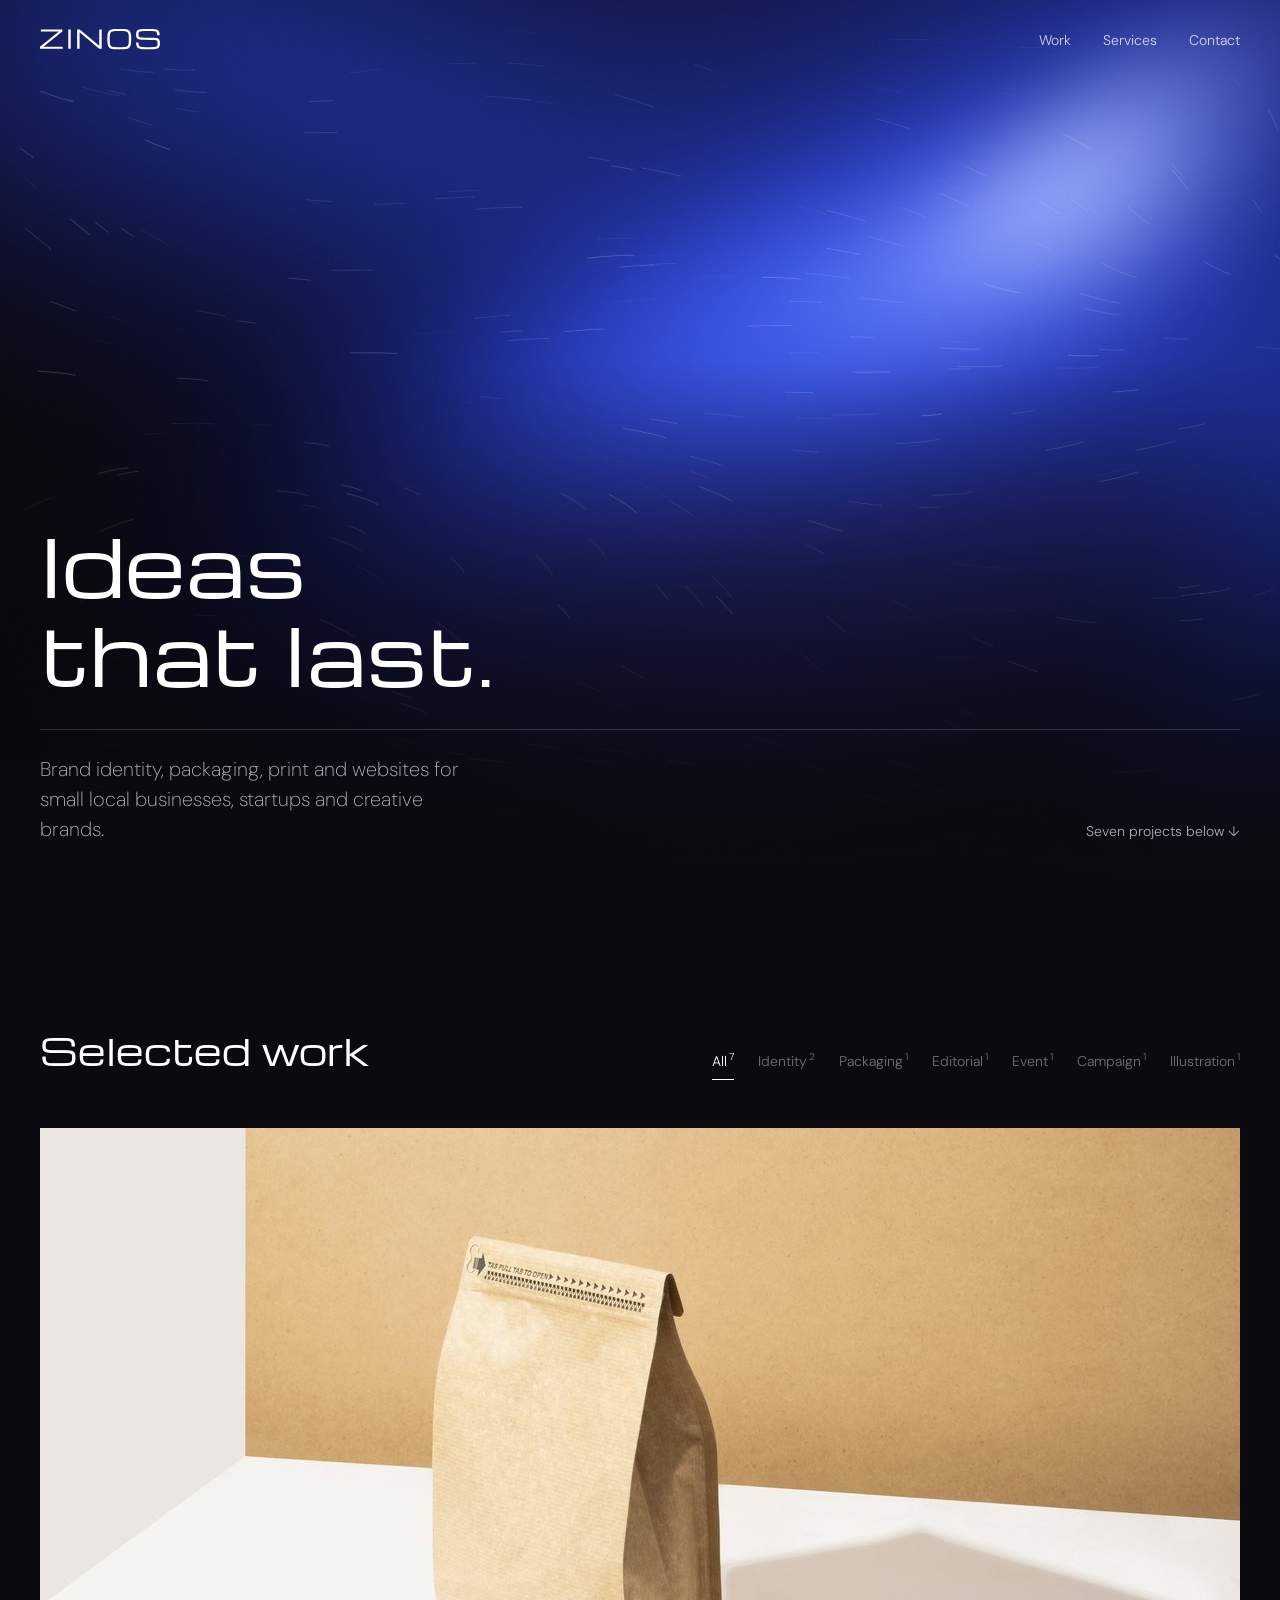
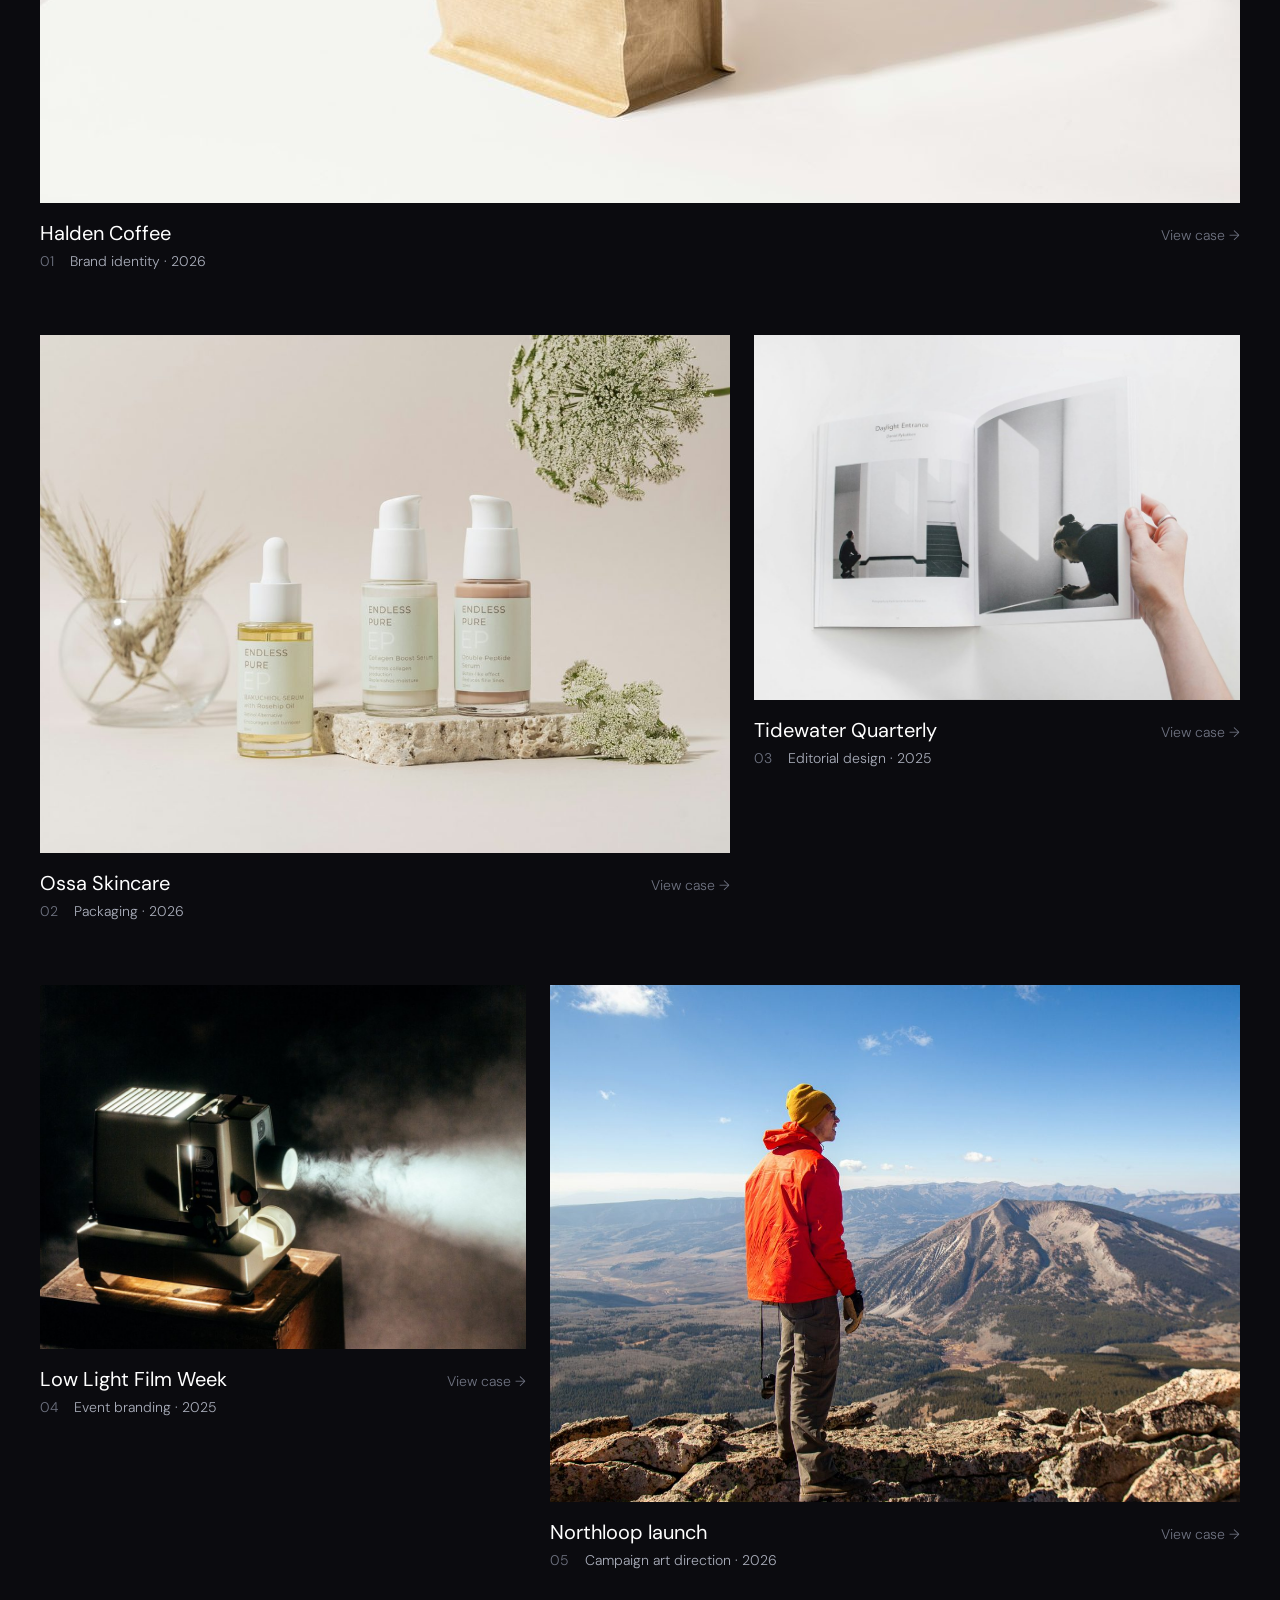
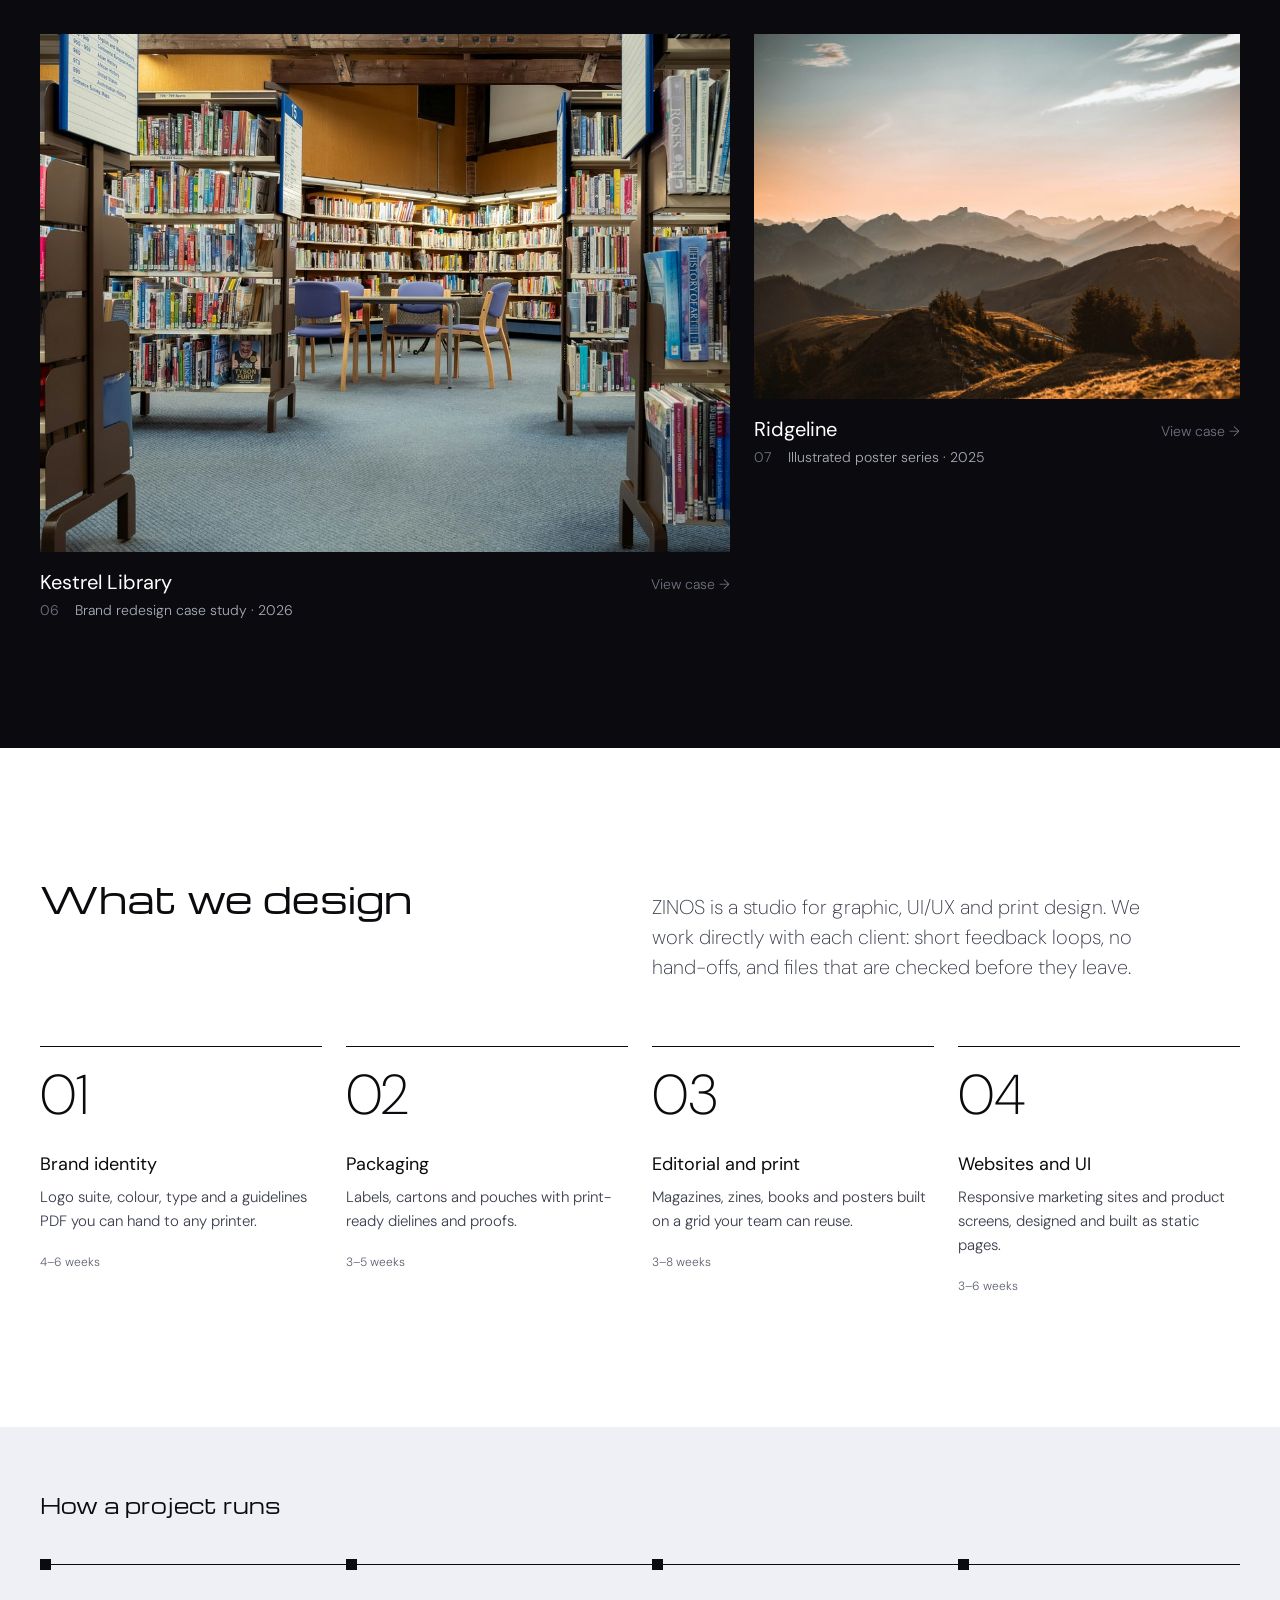
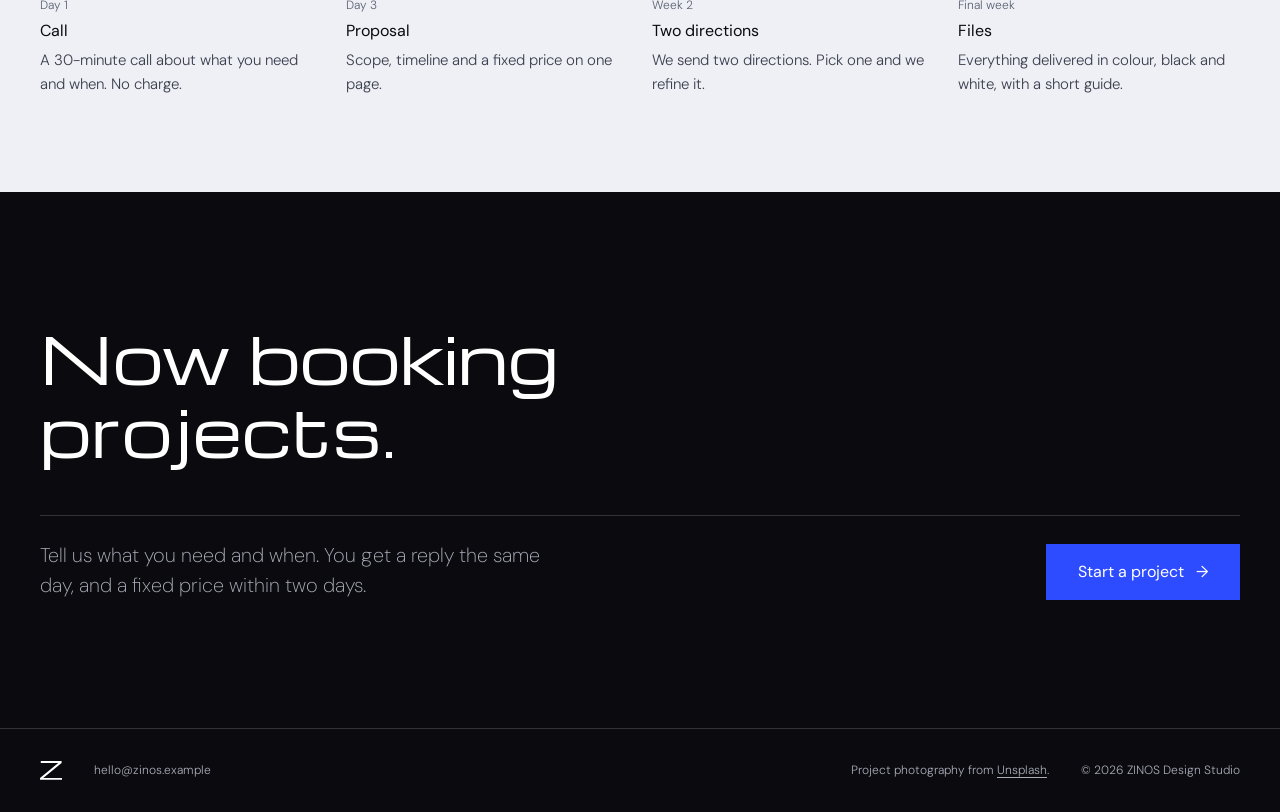
<file: index.html>
<!DOCTYPE html>
<html lang="en">
<head>
  <meta charset="utf-8">
  <meta name="viewport" content="width=device-width, initial-scale=1">
  <title>ZINOS Design Studio · Portfolio</title>
  <meta name="description" content="Brand identity, packaging, print and websites for small local businesses, startups and creative brands.">
  <meta name="theme-color" content="#0B0B0F">
  <link rel="icon" href="assets/logo/favicon.svg" type="image/svg+xml">
  <link rel="preconnect" href="https://fonts.googleapis.com">
  <link rel="preconnect" href="https://fonts.gstatic.com" crossorigin>
  <link href="https://fonts.googleapis.com/css2?family=DM+Sans:opsz,wght@9..40,200;9..40,300;9..40,400;9..40,500&family=Michroma&display=swap" rel="stylesheet">
  <link rel="stylesheet" href="styles.css?v=20261125-2">
  <script src="assets/brand.js?v=20261125-2" defer></script>
  <script src="assets/nav.js?v=20261125-2" defer></script>
  <script src="assets/smooth-scroll.js?v=20261125-2" defer></script>
  <script src="assets/hero-motion.js?v=20261125-2" defer></script>
  <script src="assets/projects.js?v=20261125-2" defer></script>
  <script src="main.js?v=20261125-2" defer></script>
</head>
<body>
  <a class="skip" href="#work">Skip to work</a>

  <header class="nav" data-nav data-transparent>
    <a href="#top" class="nav__logo" data-logo="wordmark" aria-label="ZINOS, back to top"></a>
    <nav aria-label="Main">
      <ul class="nav__links">
        <li><a href="#work">Work</a></li>
        <li><a href="#services">Services</a></li>
        <li><a href="#contact">Contact</a></li>
      </ul>
    </nav>
  </header>

  <main id="top">
    <section class="hero">
      <img class="hero__img" src="assets/img/hero-gradient-1920.jpg"
        srcset="assets/img/hero-gradient-1280.jpg 1280w, assets/img/hero-gradient-1920.jpg 1920w, assets/img/hero-gradient-2880.jpg 2880w, assets/img/hero-gradient-3840.jpg 3840w"
        sizes="(max-aspect-ratio: 3/2) 150vh, 100vw"
        alt="" width="3840" height="2560" fetchpriority="high" decoding="async">
      <div class="hero__text">
        <h1 class="display" data-enter>Ideas<br>that last.</h1>
        <div class="hero__foot" data-enter>
          <p class="lead"></p>
          <a href="#work" class="hero__cue">Seven projects below <span aria-hidden="true">↓</span></a>
        </div>
      </div>
    </section>

    <section id="work" class="work" aria-labelledby="work-title">
      <div class="work__head">
        <h2 id="work-title" class="h1">Selected work</h2>
        <div class="filters" role="group" aria-label="Filter by discipline" data-filters></div>
      </div>
      <ul class="gallery" data-gallery></ul>
    </section>

    <section id="services" class="services" aria-labelledby="services-title">
      <div class="services__intro">
        <h2 id="services-title" class="h1">What we design</h2>
        <p class="lead" data-about></p>
      </div>
      <ol class="services__grid" data-services></ol>
      <div class="timeline" aria-labelledby="timeline-title">
        <h3 id="timeline-title" class="h2">How a project runs</h3>
        <ol class="timeline__track" data-steps></ol>
      </div>
    </section>

    <section id="contact" class="contact" aria-labelledby="contact-title">
      <h2 id="contact-title" class="display">Now booking projects.</h2>
      <div class="contact__row">
        <p class="lead">Tell us what you need and when. You get a reply the same day, and a fixed price within two days.</p>
        <a class="button" data-mail>Start a project</a>
      </div>
    </section>
  </main>

  <footer class="footer">
    <span class="footer__mark" data-logo="monogram" aria-label="ZINOS"></span>
    <a class="caption" data-mail data-mail-text></a>
    <p class="caption footer__credit">Project photography from <a href="https://unsplash.com/?utm_source=zinos_portfolio&amp;utm_medium=referral" rel="noopener">Unsplash</a>.</p>
    <p class="caption">© 2026 ZINOS Design Studio</p>
  </footer>

</body>
</html>
</file>
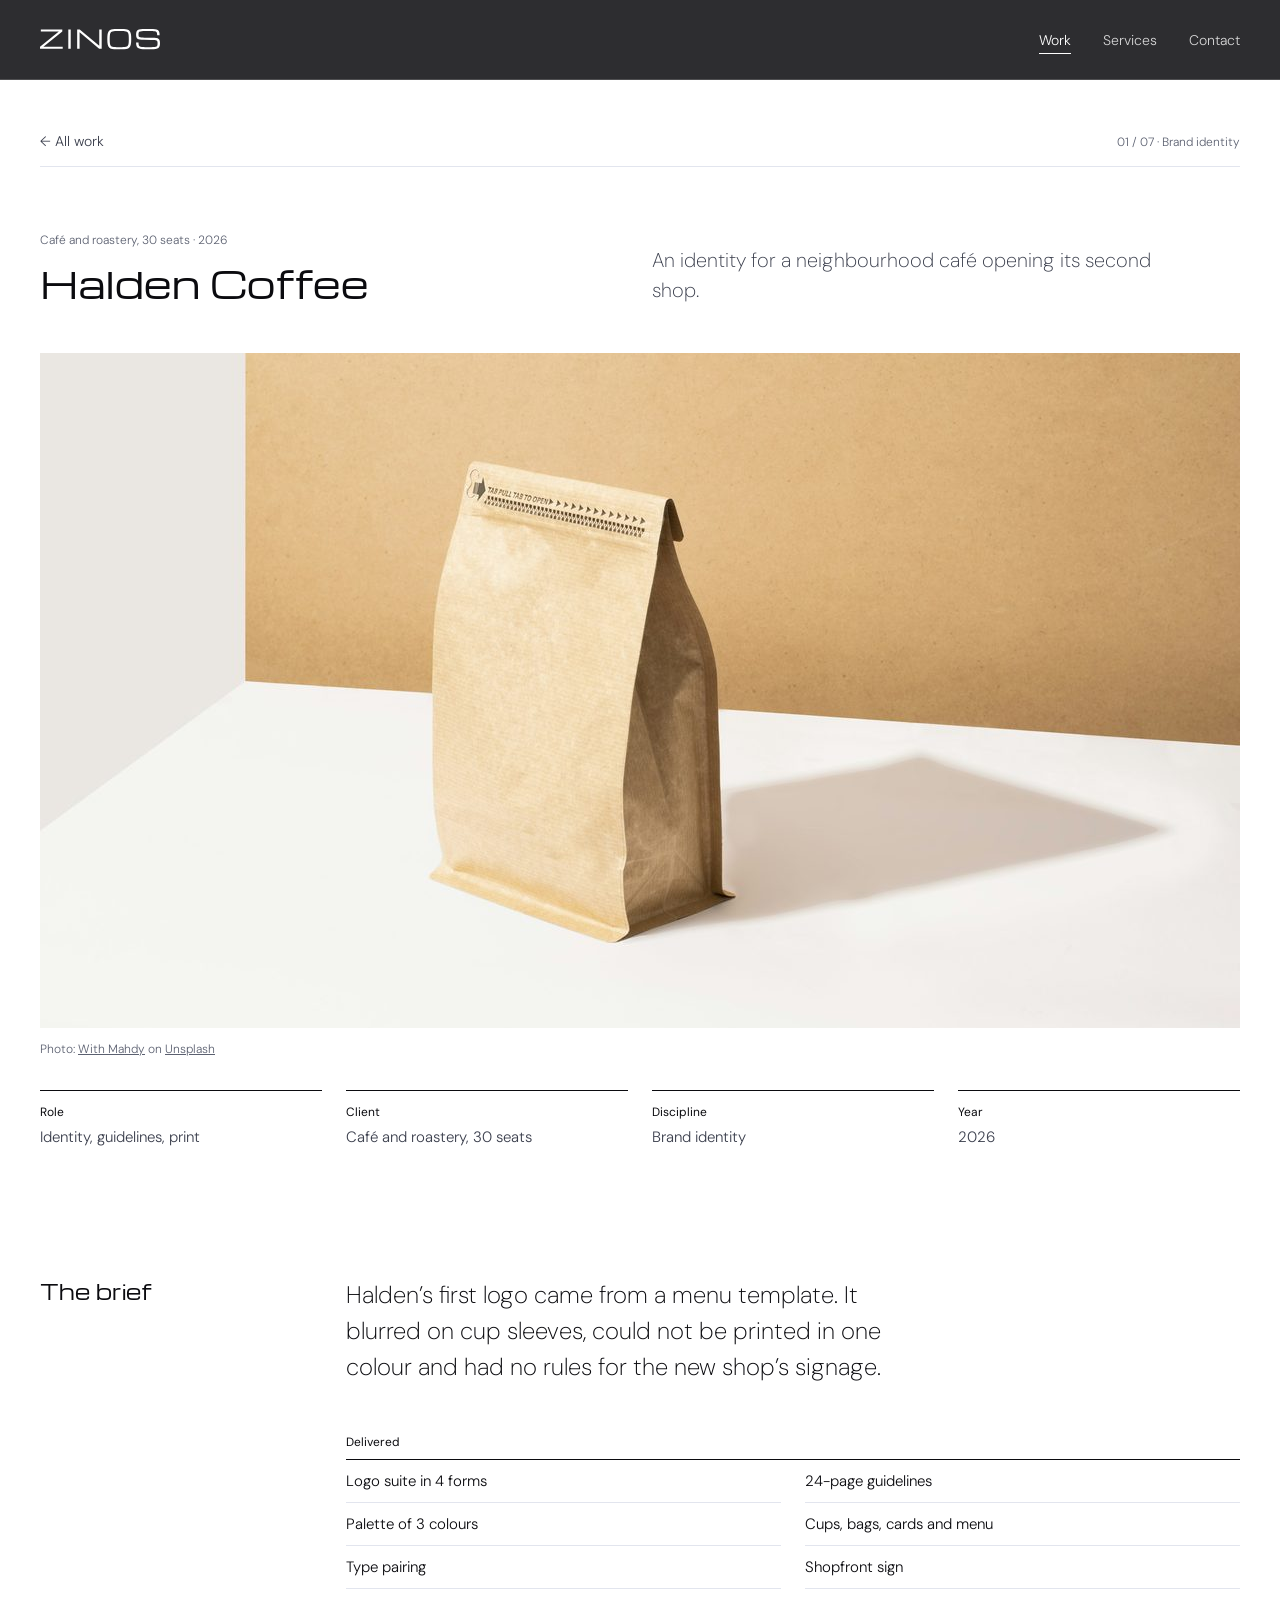
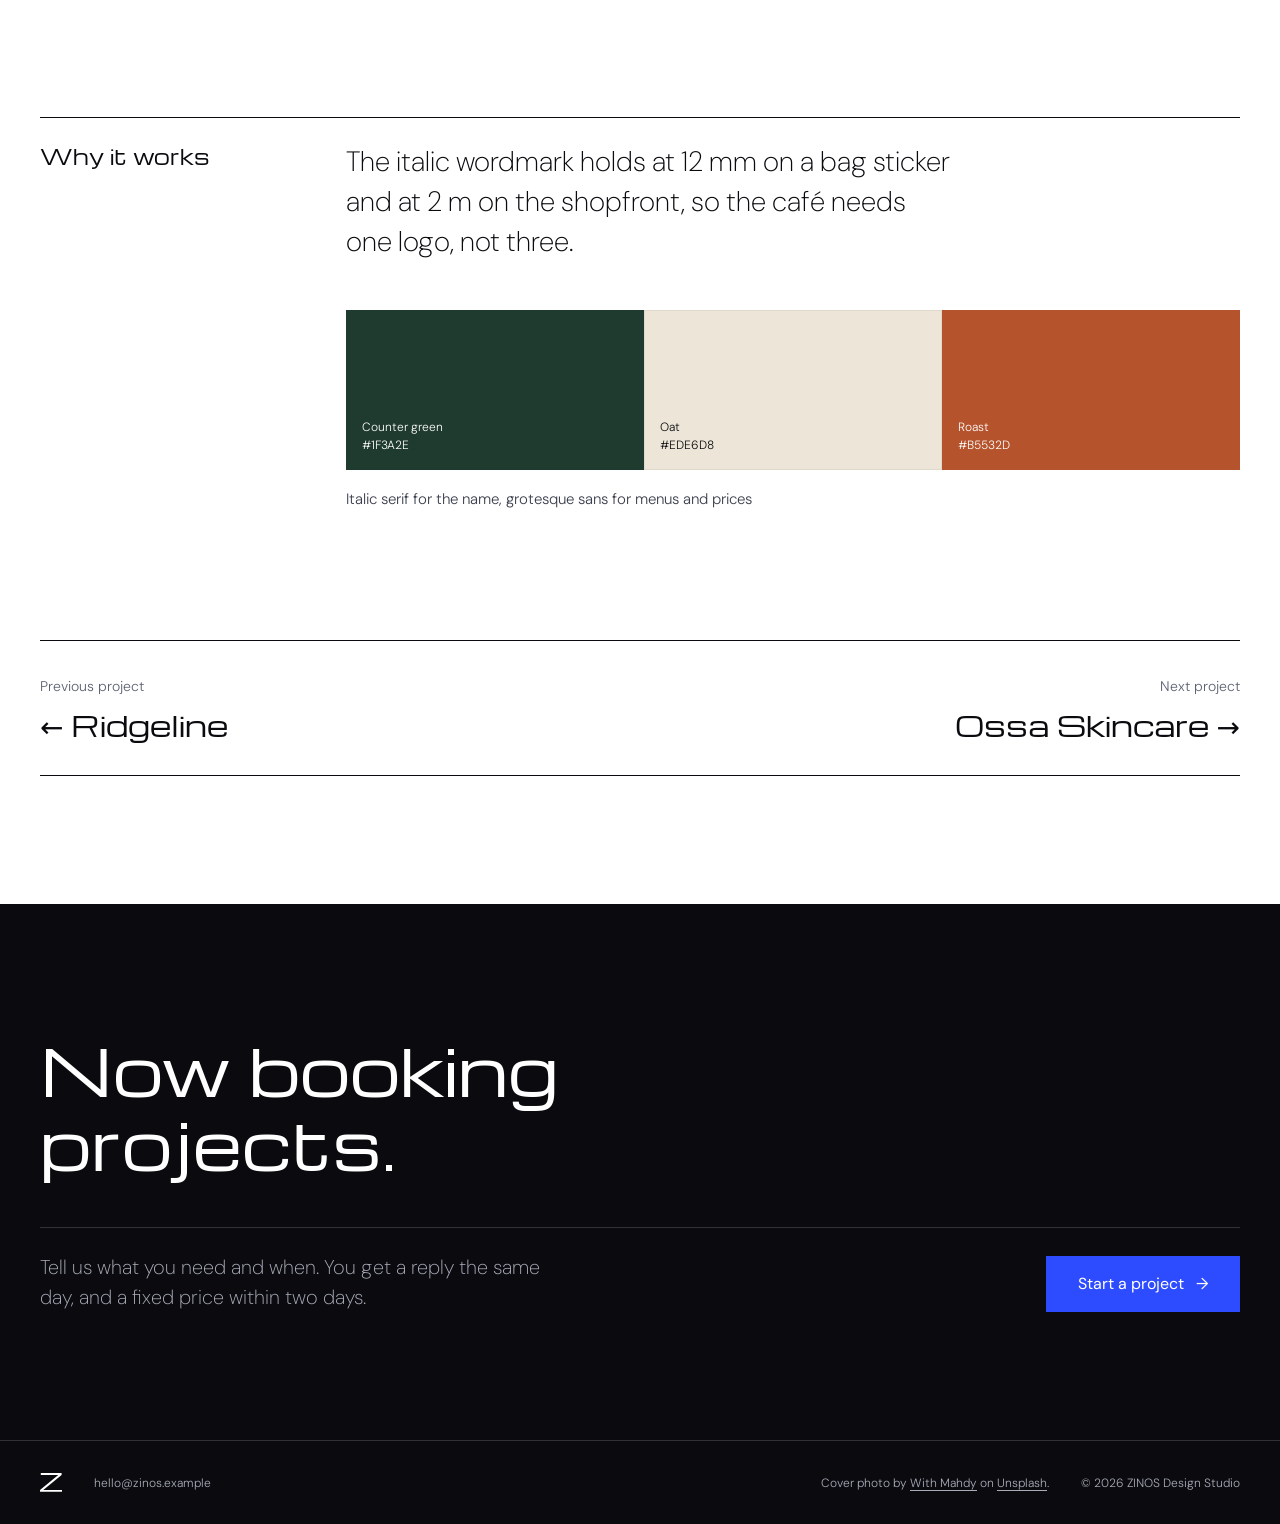
<file: work/halden.html>
<!DOCTYPE html>
<html lang="en">
<head>
  <meta charset="utf-8">
  <meta name="viewport" content="width=device-width, initial-scale=1">
  <title>Halden Coffee · Brand identity · ZINOS Design Studio</title>
  <meta name="description" content="An identity for a neighbourhood café opening its second shop.">
  <meta property="og:type" content="article">
  <meta property="og:title" content="Halden Coffee · ZINOS Design Studio">
  <meta property="og:description" content="An identity for a neighbourhood café opening its second shop.">
  <meta property="og:image" content="../assets/work/halden-2400.jpg">
  <meta name="theme-color" content="#0B0B0F">
  <link rel="icon" href="../assets/logo/favicon.svg" type="image/svg+xml">
  <link rel="preconnect" href="https://fonts.googleapis.com">
  <link rel="preconnect" href="https://fonts.gstatic.com" crossorigin>
  <link href="https://fonts.googleapis.com/css2?family=DM+Sans:opsz,wght@9..40,200;9..40,300;9..40,400;9..40,500&family=Michroma&display=swap" rel="stylesheet">
  <link rel="stylesheet" href="../styles.css?v=20261125-2">
  <script src="../assets/brand.js?v=20261125-2" defer></script>
  <script src="../assets/nav.js?v=20261125-2" defer></script>
  <script src="../assets/smooth-scroll.js?v=20261125-2" defer></script>
</head>
<!-- Generated by scripts/build-projects.js from assets/projects.js. Edit the data, then rebuild. -->
<body class="page-case">
  <a class="skip" href="#content">Skip to content</a>

  <header class="nav is-solid" data-nav>
    <a href="../index.html" class="nav__logo" data-logo="wordmark" aria-label="ZINOS, home"></a>
    <nav aria-label="Main">
      <ul class="nav__links">
        <li><a href="../index.html#work" aria-current="page">Work</a></li>
        <li><a href="../index.html#services">Services</a></li>
        <li><a href="../index.html#contact">Contact</a></li>
      </ul>
    </nav>
  </header>

  <main id="content" class="case">
    <div class="case__crumbs">
      <a href="../index.html#work">← All work</a>
      <span class="caption">01 / 07 · Brand identity</span>
    </div>

    <header class="case__head">
      <div>
        <span class="caption">Café and roastery, 30 seats · 2026</span>
        <h1 class="h1">Halden Coffee</h1>
      </div>
      <p class="lead">An identity for a neighbourhood café opening its second shop.</p>
    </header>

    <figure class="case__cover" style="background:#E2CFB5">
      <img src="../assets/work/halden-1200.jpg" srcset="../assets/work/halden-1200.jpg 1200w, ../assets/work/halden-2400.jpg 2400w" sizes="calc(100vw - 80px)"
        alt="A kraft paper coffee bag standing on a white table in soft light" width="2400" height="1600" fetchpriority="high" decoding="async">
      <figcaption class="caption">Photo: <a href="https://unsplash.com/photos/a-brown-paper-bag-sitting-on-top-of-a-white-table-wizWrRZJXSg?utm_source=zinos_portfolio&amp;utm_medium=referral" rel="noopener">With Mahdy</a> on <a href="https://unsplash.com/?utm_source=zinos_portfolio&amp;utm_medium=referral" rel="noopener">Unsplash</a></figcaption>
    </figure>

    <dl class="case__facts">
      <div><dt>Role</dt><dd>Identity, guidelines, print</dd></div>
      <div><dt>Client</dt><dd>Café and roastery, 30 seats</dd></div>
      <div><dt>Discipline</dt><dd>Brand identity</dd></div>
      <div><dt>Year</dt><dd>2026</dd></div>
    </dl>

    <section class="case__brief" aria-labelledby="brief-title">
      <h2 class="h2" id="brief-title">The brief</h2>
      <div>
        <p>Halden’s first logo came from a menu template. It blurred on cup sleeves, could not be printed in one colour and had no rules for the new shop’s signage.</p>
        <h3>Delivered</h3>
        <ul class="case__deliv">
          <li>Logo suite in 4 forms</li>
          <li>Palette of 3 colours</li>
          <li>Type pairing</li>
          <li>24-page guidelines</li>
          <li>Cups, bags, cards and menu</li>
          <li>Shopfront sign</li>
        </ul>
      </div>
    </section>

    <section class="case__why" aria-labelledby="why-title">
      <h2 class="h2" id="why-title">Why it works</h2>
      <div>
        <blockquote>The italic wordmark holds at 12 mm on a bag sticker and at 2 m on the shopfront, so the café needs one logo, not three.</blockquote>
        <div class="case__palette" aria-label="Colour palette">
          <div style="background:#1F3A2E;color:#FFFFFF">Counter green<br>#1F3A2E</div>
          <div style="background:#EDE6D8;color:#0B0B0F">Oat<br>#EDE6D8</div>
          <div style="background:#B5532D;color:#FFFFFF">Roast<br>#B5532D</div>
        </div>
        <p class="case__type">Italic serif for the name, grotesque sans for menus and prices</p>
      </div>
    </section>

    <nav class="case__pager" aria-label="More projects">
      <a class="prev" href="ridgeline.html"><span>Previous project</span><b>← Ridgeline</b></a>
      <a class="next" href="ossa.html"><span>Next project</span><b>Ossa Skincare →</b></a>
    </nav>
  </main>

  <section class="contact" aria-labelledby="contact-title">
    <h2 id="contact-title" class="display">Now booking projects.</h2>
    <div class="contact__row">
      <p class="lead">Tell us what you need and when. You get a reply the same day, and a fixed price within two days.</p>
      <a class="button" href="mailto:hello@zinos.example?subject=New%20project">Start a project</a>
    </div>
  </section>

  <footer class="footer">
    <span class="footer__mark" data-logo="monogram" aria-label="ZINOS"></span>
    <a class="caption" href="mailto:hello@zinos.example?subject=New%20project">hello@zinos.example</a>
    <p class="caption footer__credit">Cover photo by <a href="https://unsplash.com/photos/a-brown-paper-bag-sitting-on-top-of-a-white-table-wizWrRZJXSg?utm_source=zinos_portfolio&amp;utm_medium=referral" rel="noopener">With Mahdy</a> on <a href="https://unsplash.com/?utm_source=zinos_portfolio&amp;utm_medium=referral" rel="noopener">Unsplash</a>.</p>
    <p class="caption">© 2026 ZINOS Design Studio</p>
  </footer>
</body>
</html>
</file>
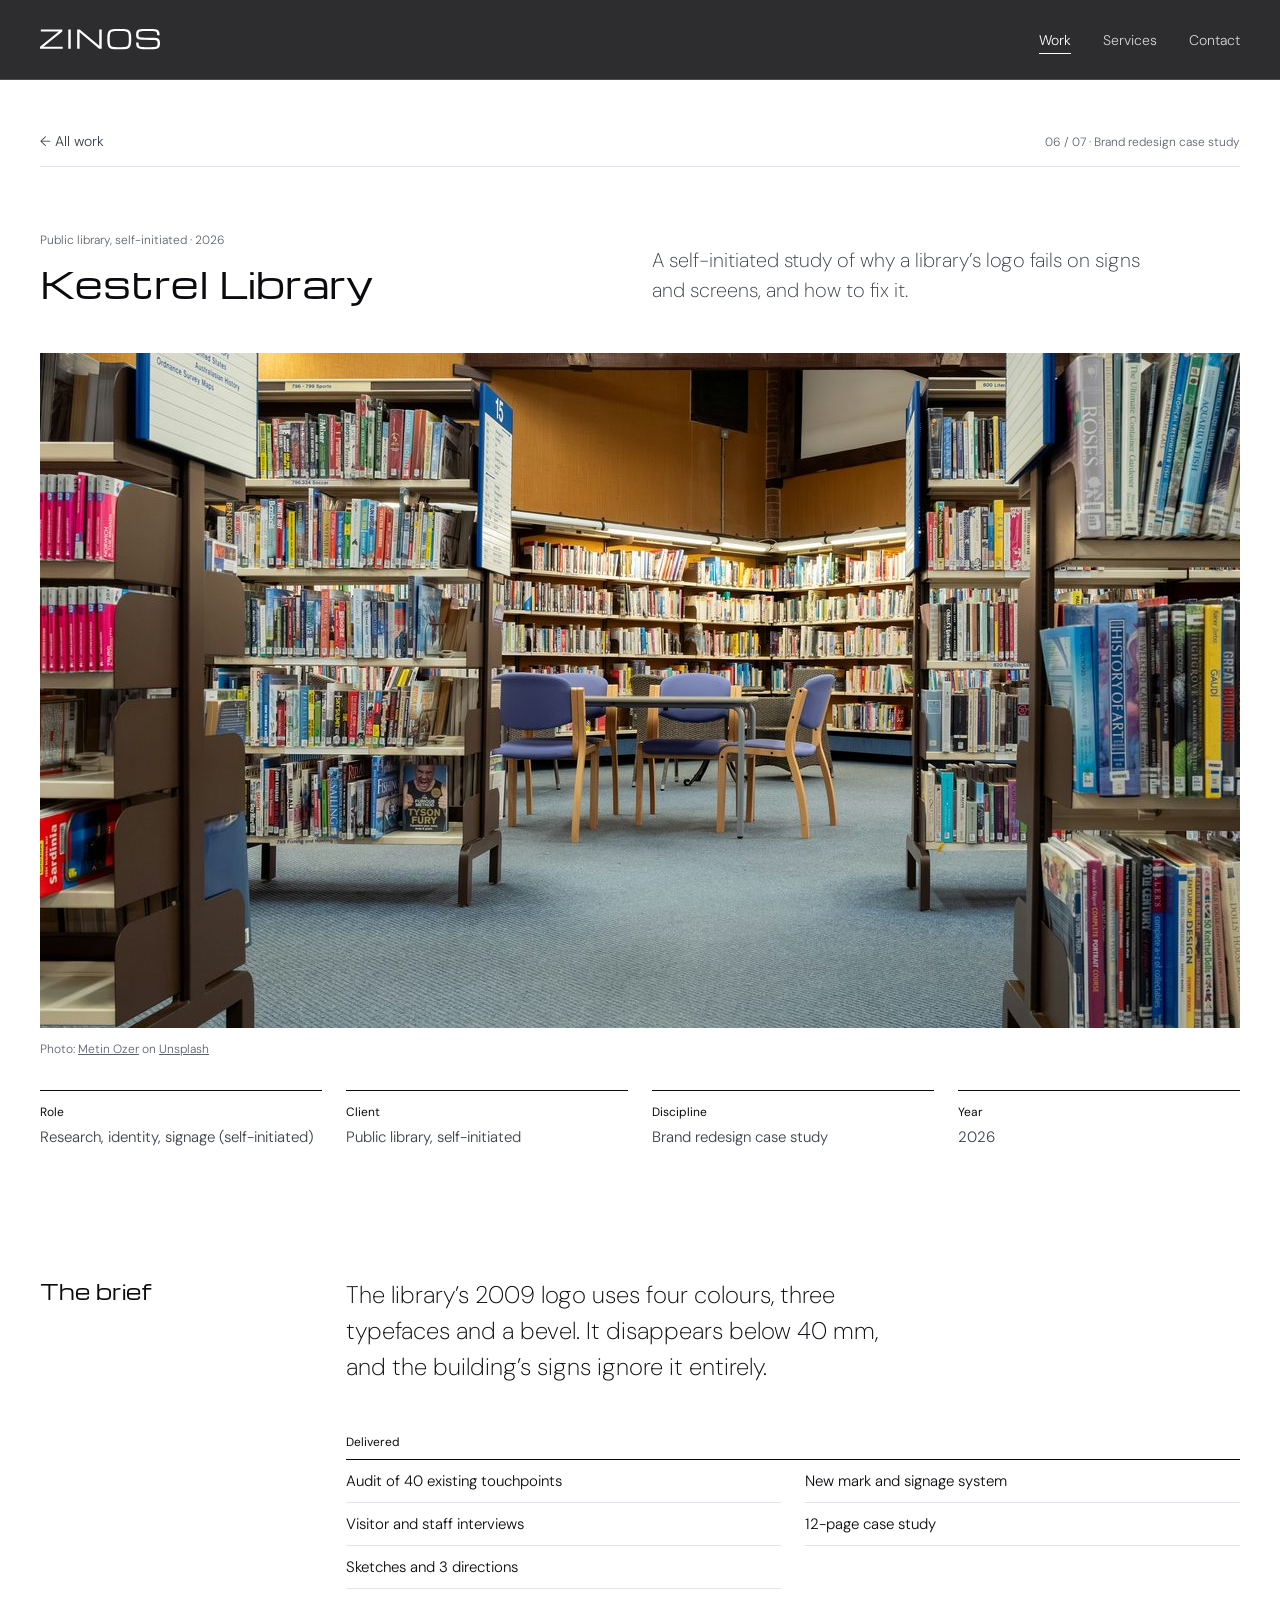
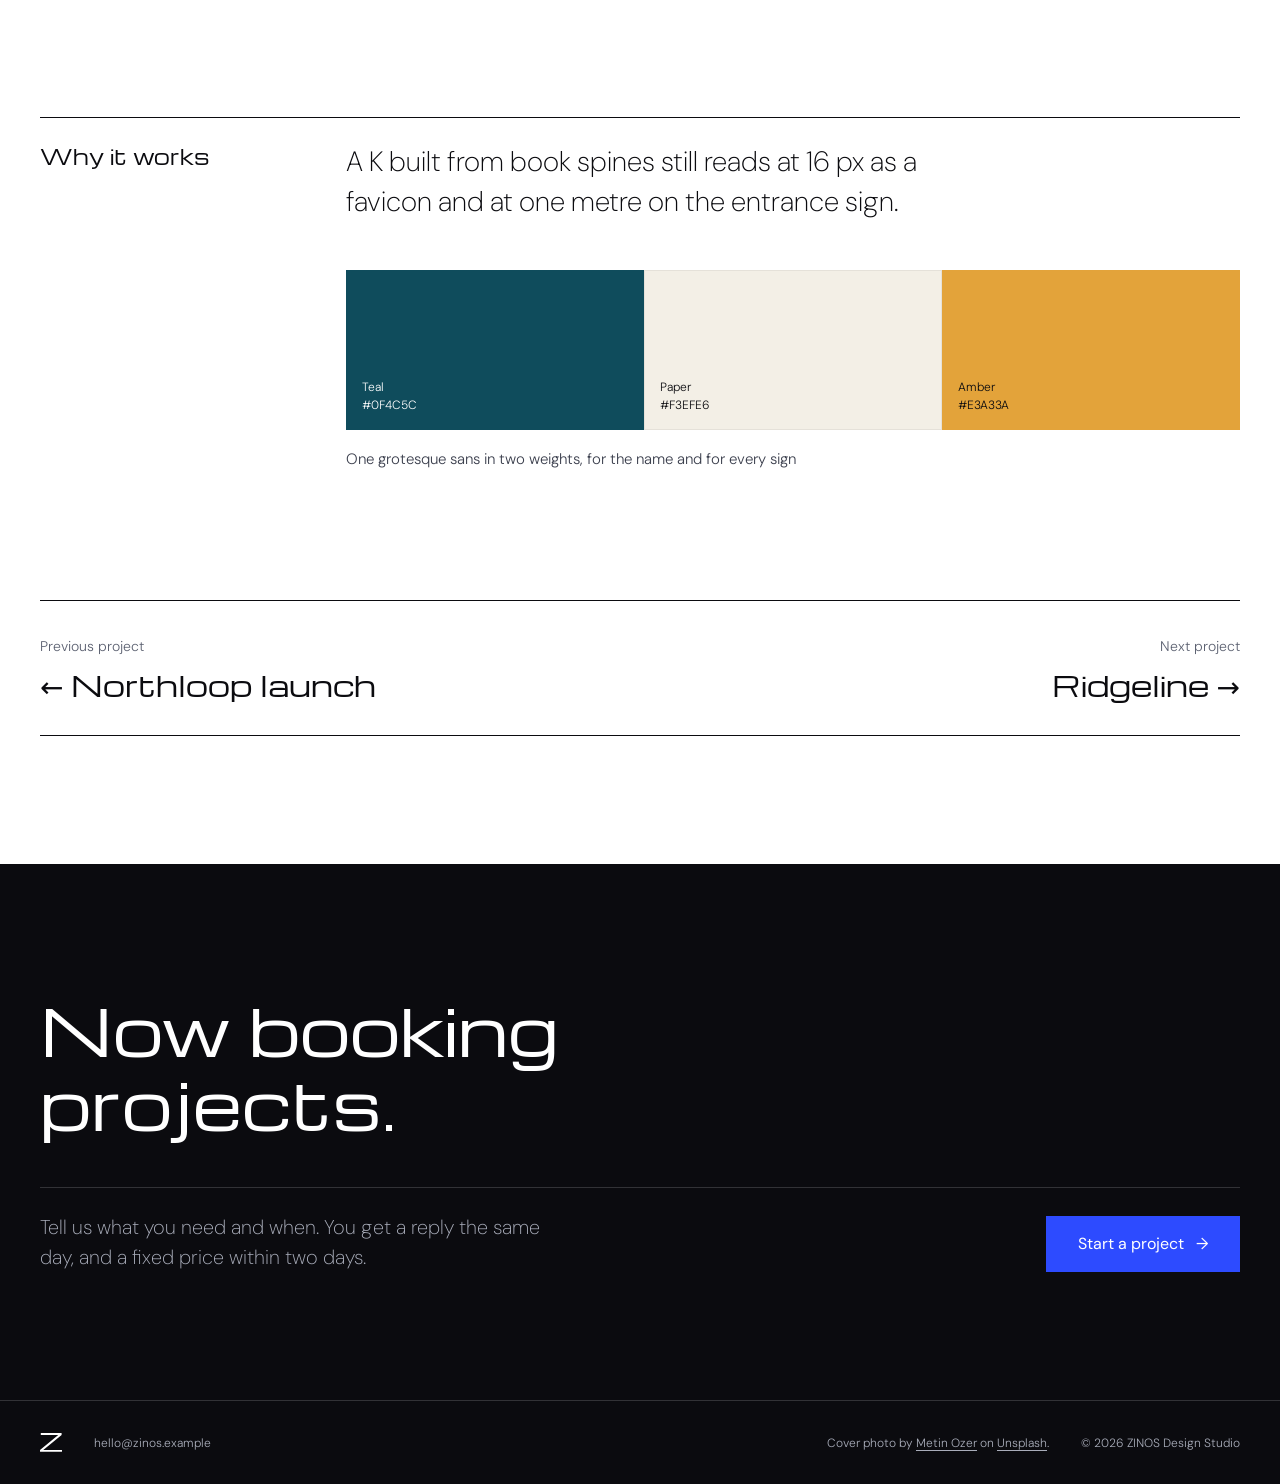
<file: work/kestrel.html>
<!DOCTYPE html>
<html lang="en">
<head>
  <meta charset="utf-8">
  <meta name="viewport" content="width=device-width, initial-scale=1">
  <title>Kestrel Library · Brand redesign case study · ZINOS Design Studio</title>
  <meta name="description" content="A self-initiated study of why a library’s logo fails on signs and screens, and how to fix it.">
  <meta property="og:type" content="article">
  <meta property="og:title" content="Kestrel Library · ZINOS Design Studio">
  <meta property="og:description" content="A self-initiated study of why a library’s logo fails on signs and screens, and how to fix it.">
  <meta property="og:image" content="../assets/work/kestrel-2400.jpg">
  <meta name="theme-color" content="#0B0B0F">
  <link rel="icon" href="../assets/logo/favicon.svg" type="image/svg+xml">
  <link rel="preconnect" href="https://fonts.googleapis.com">
  <link rel="preconnect" href="https://fonts.gstatic.com" crossorigin>
  <link href="https://fonts.googleapis.com/css2?family=DM+Sans:opsz,wght@9..40,200;9..40,300;9..40,400;9..40,500&family=Michroma&display=swap" rel="stylesheet">
  <link rel="stylesheet" href="../styles.css?v=20261125-2">
  <script src="../assets/brand.js?v=20261125-2" defer></script>
  <script src="../assets/nav.js?v=20261125-2" defer></script>
  <script src="../assets/smooth-scroll.js?v=20261125-2" defer></script>
</head>
<!-- Generated by scripts/build-projects.js from assets/projects.js. Edit the data, then rebuild. -->
<body class="page-case">
  <a class="skip" href="#content">Skip to content</a>

  <header class="nav is-solid" data-nav>
    <a href="../index.html" class="nav__logo" data-logo="wordmark" aria-label="ZINOS, home"></a>
    <nav aria-label="Main">
      <ul class="nav__links">
        <li><a href="../index.html#work" aria-current="page">Work</a></li>
        <li><a href="../index.html#services">Services</a></li>
        <li><a href="../index.html#contact">Contact</a></li>
      </ul>
    </nav>
  </header>

  <main id="content" class="case">
    <div class="case__crumbs">
      <a href="../index.html#work">← All work</a>
      <span class="caption">06 / 07 · Brand redesign case study</span>
    </div>

    <header class="case__head">
      <div>
        <span class="caption">Public library, self-initiated · 2026</span>
        <h1 class="h1">Kestrel Library</h1>
      </div>
      <p class="lead">A self-initiated study of why a library’s logo fails on signs and screens, and how to fix it.</p>
    </header>

    <figure class="case__cover" style="background:#6D675C">
      <img src="../assets/work/kestrel-1200.jpg" srcset="../assets/work/kestrel-1200.jpg 1200w, ../assets/work/kestrel-2400.jpg 2400w" sizes="calc(100vw - 80px)"
        alt="Rows of bookshelves and reading tables in a public library" width="2400" height="1600" fetchpriority="high" decoding="async">
      <figcaption class="caption">Photo: <a href="https://unsplash.com/photos/a-library-filled-with-lots-of-books-and-chairs-pCp5zuDXGJg?utm_source=zinos_portfolio&amp;utm_medium=referral" rel="noopener">Metin Ozer</a> on <a href="https://unsplash.com/?utm_source=zinos_portfolio&amp;utm_medium=referral" rel="noopener">Unsplash</a></figcaption>
    </figure>

    <dl class="case__facts">
      <div><dt>Role</dt><dd>Research, identity, signage (self-initiated)</dd></div>
      <div><dt>Client</dt><dd>Public library, self-initiated</dd></div>
      <div><dt>Discipline</dt><dd>Brand redesign case study</dd></div>
      <div><dt>Year</dt><dd>2026</dd></div>
    </dl>

    <section class="case__brief" aria-labelledby="brief-title">
      <h2 class="h2" id="brief-title">The brief</h2>
      <div>
        <p>The library’s 2009 logo uses four colours, three typefaces and a bevel. It disappears below 40 mm, and the building’s signs ignore it entirely.</p>
        <h3>Delivered</h3>
        <ul class="case__deliv">
          <li>Audit of 40 existing touchpoints</li>
          <li>Visitor and staff interviews</li>
          <li>Sketches and 3 directions</li>
          <li>New mark and signage system</li>
          <li>12-page case study</li>
        </ul>
      </div>
    </section>

    <section class="case__why" aria-labelledby="why-title">
      <h2 class="h2" id="why-title">Why it works</h2>
      <div>
        <blockquote>A K built from book spines still reads at 16 px as a favicon and at one metre on the entrance sign.</blockquote>
        <div class="case__palette" aria-label="Colour palette">
          <div style="background:#0F4C5C;color:#FFFFFF">Teal<br>#0F4C5C</div>
          <div style="background:#F3EFE6;color:#0B0B0F">Paper<br>#F3EFE6</div>
          <div style="background:#E3A33A;color:#0B0B0F">Amber<br>#E3A33A</div>
        </div>
        <p class="case__type">One grotesque sans in two weights, for the name and for every sign</p>
      </div>
    </section>

    <nav class="case__pager" aria-label="More projects">
      <a class="prev" href="northloop.html"><span>Previous project</span><b>← Northloop launch</b></a>
      <a class="next" href="ridgeline.html"><span>Next project</span><b>Ridgeline →</b></a>
    </nav>
  </main>

  <section class="contact" aria-labelledby="contact-title">
    <h2 id="contact-title" class="display">Now booking projects.</h2>
    <div class="contact__row">
      <p class="lead">Tell us what you need and when. You get a reply the same day, and a fixed price within two days.</p>
      <a class="button" href="mailto:hello@zinos.example?subject=New%20project">Start a project</a>
    </div>
  </section>

  <footer class="footer">
    <span class="footer__mark" data-logo="monogram" aria-label="ZINOS"></span>
    <a class="caption" href="mailto:hello@zinos.example?subject=New%20project">hello@zinos.example</a>
    <p class="caption footer__credit">Cover photo by <a href="https://unsplash.com/photos/a-library-filled-with-lots-of-books-and-chairs-pCp5zuDXGJg?utm_source=zinos_portfolio&amp;utm_medium=referral" rel="noopener">Metin Ozer</a> on <a href="https://unsplash.com/?utm_source=zinos_portfolio&amp;utm_medium=referral" rel="noopener">Unsplash</a>.</p>
    <p class="caption">© 2026 ZINOS Design Studio</p>
  </footer>
</body>
</html>
</file>
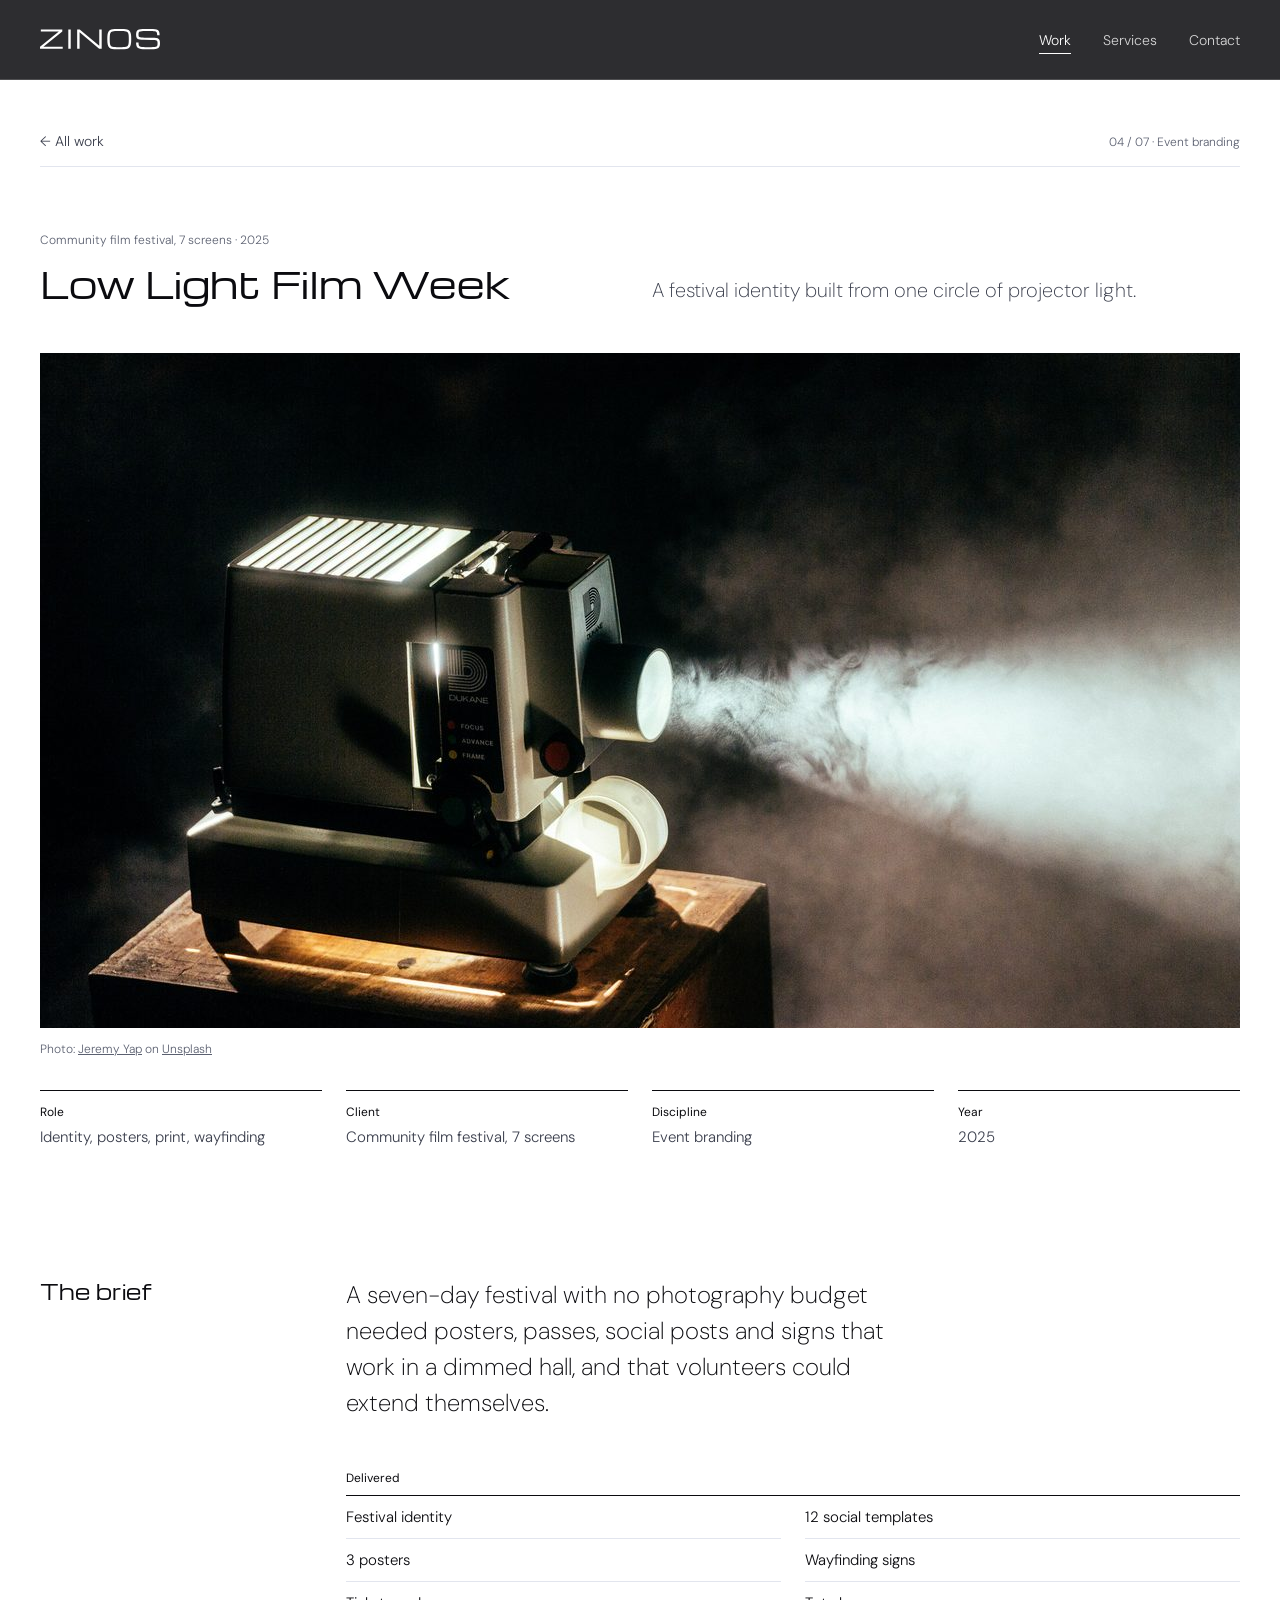
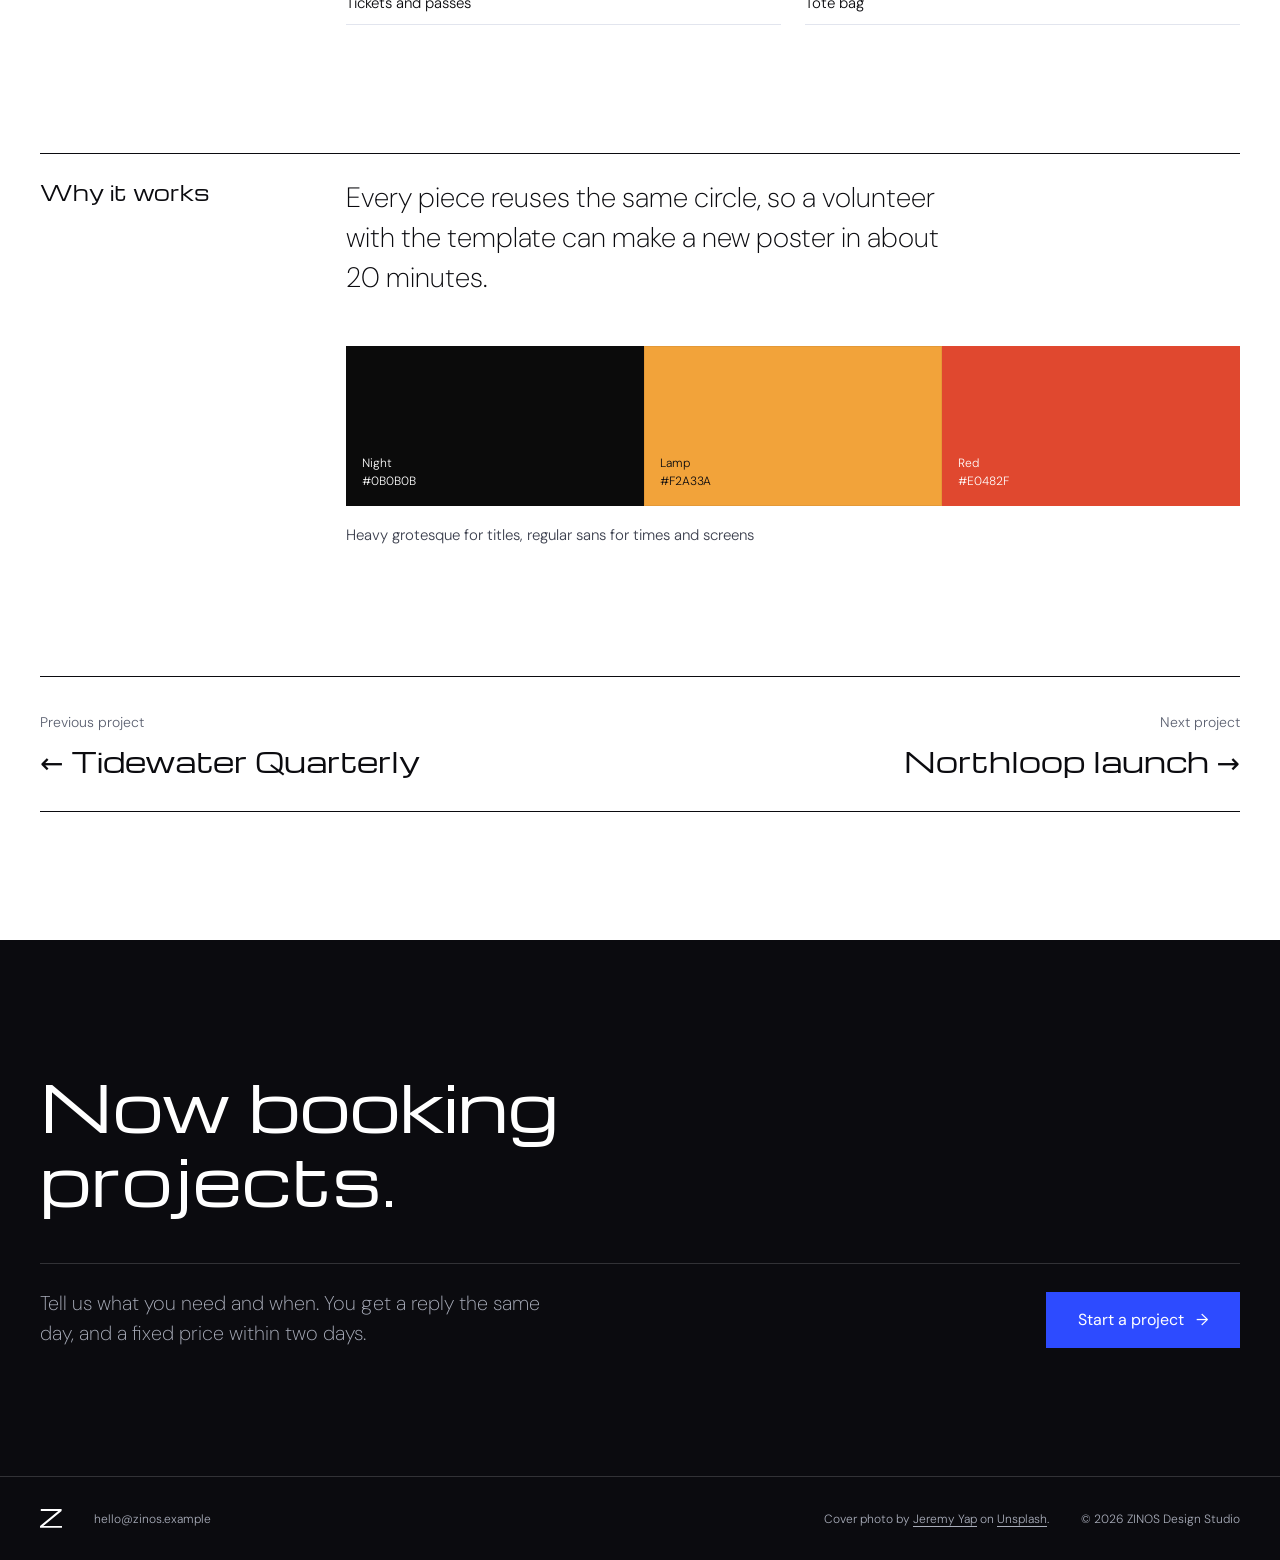
<file: work/lowlight.html>
<!DOCTYPE html>
<html lang="en">
<head>
  <meta charset="utf-8">
  <meta name="viewport" content="width=device-width, initial-scale=1">
  <title>Low Light Film Week · Event branding · ZINOS Design Studio</title>
  <meta name="description" content="A festival identity built from one circle of projector light.">
  <meta property="og:type" content="article">
  <meta property="og:title" content="Low Light Film Week · ZINOS Design Studio">
  <meta property="og:description" content="A festival identity built from one circle of projector light.">
  <meta property="og:image" content="../assets/work/lowlight-2400.jpg">
  <meta name="theme-color" content="#0B0B0F">
  <link rel="icon" href="../assets/logo/favicon.svg" type="image/svg+xml">
  <link rel="preconnect" href="https://fonts.googleapis.com">
  <link rel="preconnect" href="https://fonts.gstatic.com" crossorigin>
  <link href="https://fonts.googleapis.com/css2?family=DM+Sans:opsz,wght@9..40,200;9..40,300;9..40,400;9..40,500&family=Michroma&display=swap" rel="stylesheet">
  <link rel="stylesheet" href="../styles.css?v=20261125-2">
  <script src="../assets/brand.js?v=20261125-2" defer></script>
  <script src="../assets/nav.js?v=20261125-2" defer></script>
  <script src="../assets/smooth-scroll.js?v=20261125-2" defer></script>
</head>
<!-- Generated by scripts/build-projects.js from assets/projects.js. Edit the data, then rebuild. -->
<body class="page-case">
  <a class="skip" href="#content">Skip to content</a>

  <header class="nav is-solid" data-nav>
    <a href="../index.html" class="nav__logo" data-logo="wordmark" aria-label="ZINOS, home"></a>
    <nav aria-label="Main">
      <ul class="nav__links">
        <li><a href="../index.html#work" aria-current="page">Work</a></li>
        <li><a href="../index.html#services">Services</a></li>
        <li><a href="../index.html#contact">Contact</a></li>
      </ul>
    </nav>
  </header>

  <main id="content" class="case">
    <div class="case__crumbs">
      <a href="../index.html#work">← All work</a>
      <span class="caption">04 / 07 · Event branding</span>
    </div>

    <header class="case__head">
      <div>
        <span class="caption">Community film festival, 7 screens · 2025</span>
        <h1 class="h1">Low Light Film Week</h1>
      </div>
      <p class="lead">A festival identity built from one circle of projector light.</p>
    </header>

    <figure class="case__cover" style="background:#3B3933">
      <img src="../assets/work/lowlight-1200.jpg" srcset="../assets/work/lowlight-1200.jpg 1200w, ../assets/work/lowlight-2400.jpg 2400w" sizes="calc(100vw - 80px)"
        alt="A vintage film projector throwing a beam of light through a dark room" width="2400" height="1600" fetchpriority="high" decoding="async">
      <figcaption class="caption">Photo: <a href="https://unsplash.com/photos/turned-on-projector-J39X2xX_8CQ?utm_source=zinos_portfolio&amp;utm_medium=referral" rel="noopener">Jeremy Yap</a> on <a href="https://unsplash.com/?utm_source=zinos_portfolio&amp;utm_medium=referral" rel="noopener">Unsplash</a></figcaption>
    </figure>

    <dl class="case__facts">
      <div><dt>Role</dt><dd>Identity, posters, print, wayfinding</dd></div>
      <div><dt>Client</dt><dd>Community film festival, 7 screens</dd></div>
      <div><dt>Discipline</dt><dd>Event branding</dd></div>
      <div><dt>Year</dt><dd>2025</dd></div>
    </dl>

    <section class="case__brief" aria-labelledby="brief-title">
      <h2 class="h2" id="brief-title">The brief</h2>
      <div>
        <p>A seven-day festival with no photography budget needed posters, passes, social posts and signs that work in a dimmed hall, and that volunteers could extend themselves.</p>
        <h3>Delivered</h3>
        <ul class="case__deliv">
          <li>Festival identity</li>
          <li>3 posters</li>
          <li>Tickets and passes</li>
          <li>12 social templates</li>
          <li>Wayfinding signs</li>
          <li>Tote bag</li>
        </ul>
      </div>
    </section>

    <section class="case__why" aria-labelledby="why-title">
      <h2 class="h2" id="why-title">Why it works</h2>
      <div>
        <blockquote>Every piece reuses the same circle, so a volunteer with the template can make a new poster in about 20 minutes.</blockquote>
        <div class="case__palette" aria-label="Colour palette">
          <div style="background:#0B0B0B;color:#FFFFFF">Night<br>#0B0B0B</div>
          <div style="background:#F2A33A;color:#0B0B0F">Lamp<br>#F2A33A</div>
          <div style="background:#E0482F;color:#FFFFFF">Red<br>#E0482F</div>
        </div>
        <p class="case__type">Heavy grotesque for titles, regular sans for times and screens</p>
      </div>
    </section>

    <nav class="case__pager" aria-label="More projects">
      <a class="prev" href="tidewater.html"><span>Previous project</span><b>← Tidewater Quarterly</b></a>
      <a class="next" href="northloop.html"><span>Next project</span><b>Northloop launch →</b></a>
    </nav>
  </main>

  <section class="contact" aria-labelledby="contact-title">
    <h2 id="contact-title" class="display">Now booking projects.</h2>
    <div class="contact__row">
      <p class="lead">Tell us what you need and when. You get a reply the same day, and a fixed price within two days.</p>
      <a class="button" href="mailto:hello@zinos.example?subject=New%20project">Start a project</a>
    </div>
  </section>

  <footer class="footer">
    <span class="footer__mark" data-logo="monogram" aria-label="ZINOS"></span>
    <a class="caption" href="mailto:hello@zinos.example?subject=New%20project">hello@zinos.example</a>
    <p class="caption footer__credit">Cover photo by <a href="https://unsplash.com/photos/turned-on-projector-J39X2xX_8CQ?utm_source=zinos_portfolio&amp;utm_medium=referral" rel="noopener">Jeremy Yap</a> on <a href="https://unsplash.com/?utm_source=zinos_portfolio&amp;utm_medium=referral" rel="noopener">Unsplash</a>.</p>
    <p class="caption">© 2026 ZINOS Design Studio</p>
  </footer>
</body>
</html>
</file>
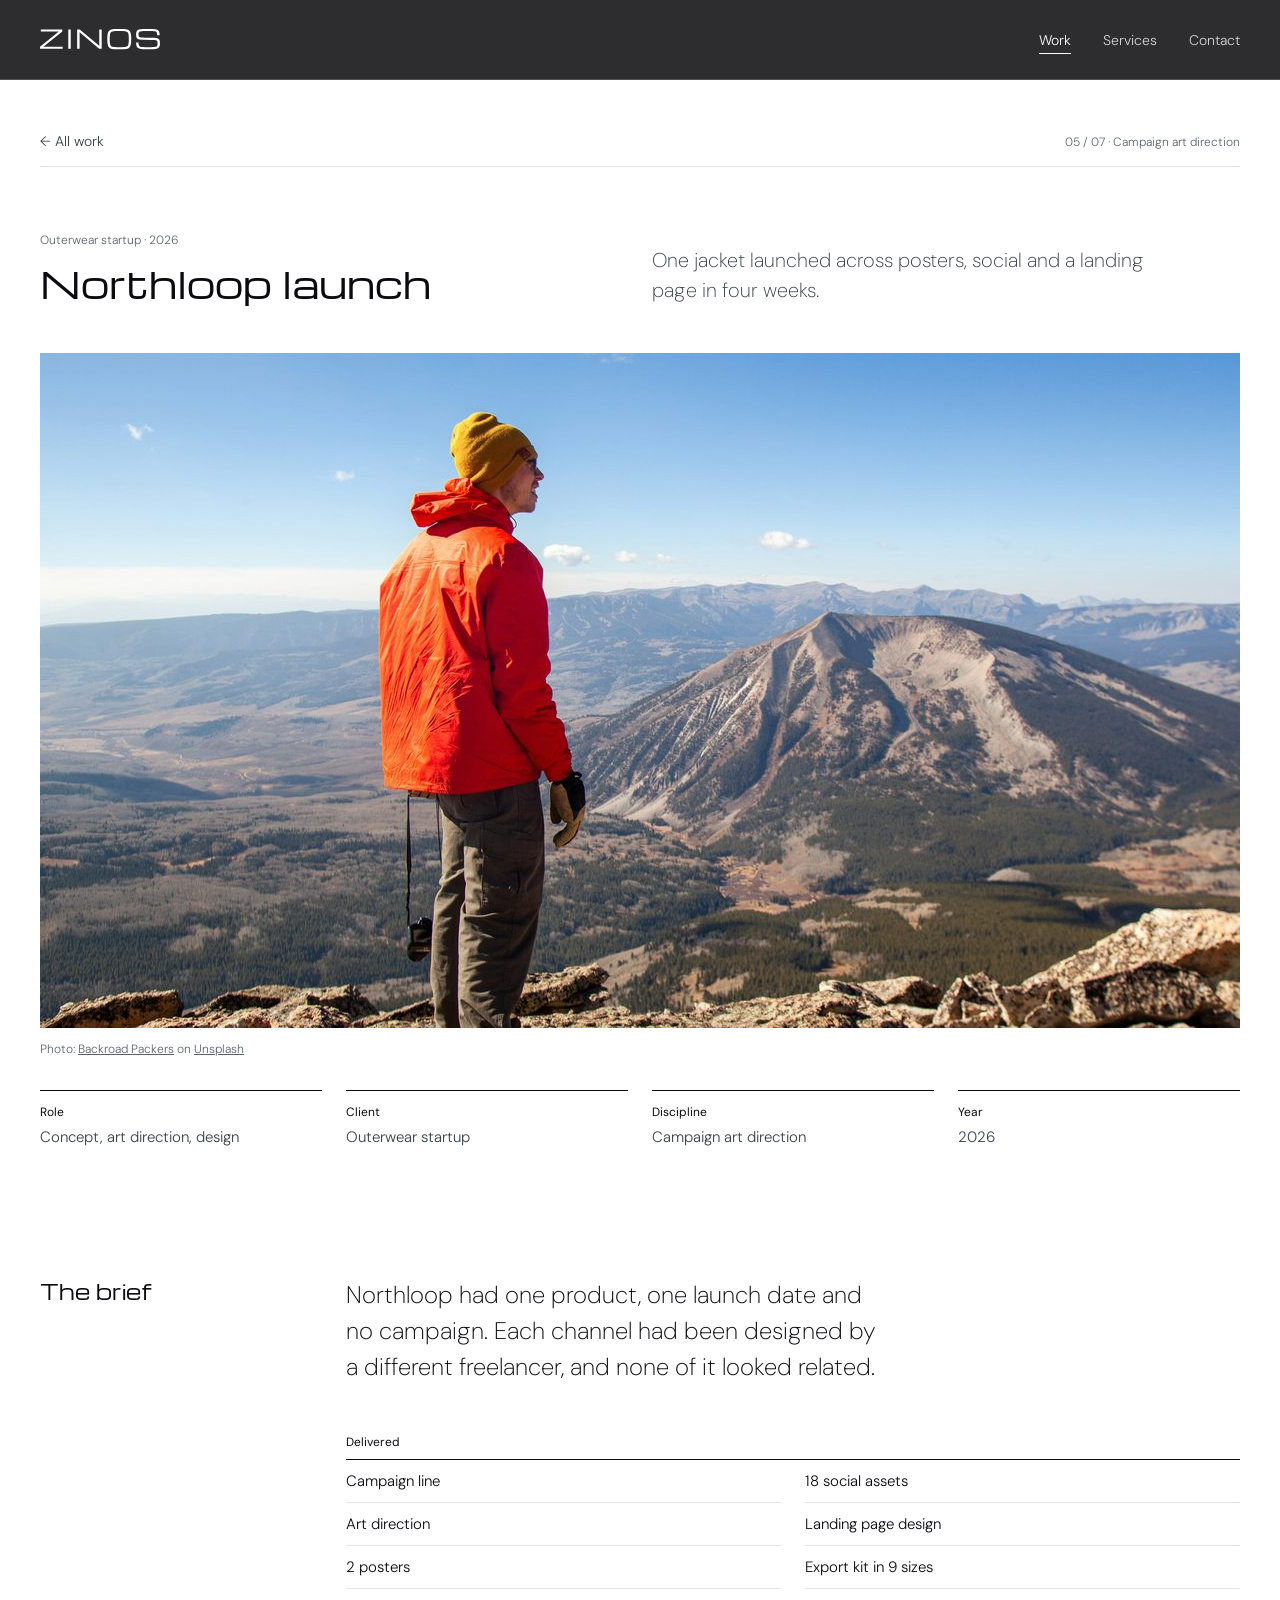
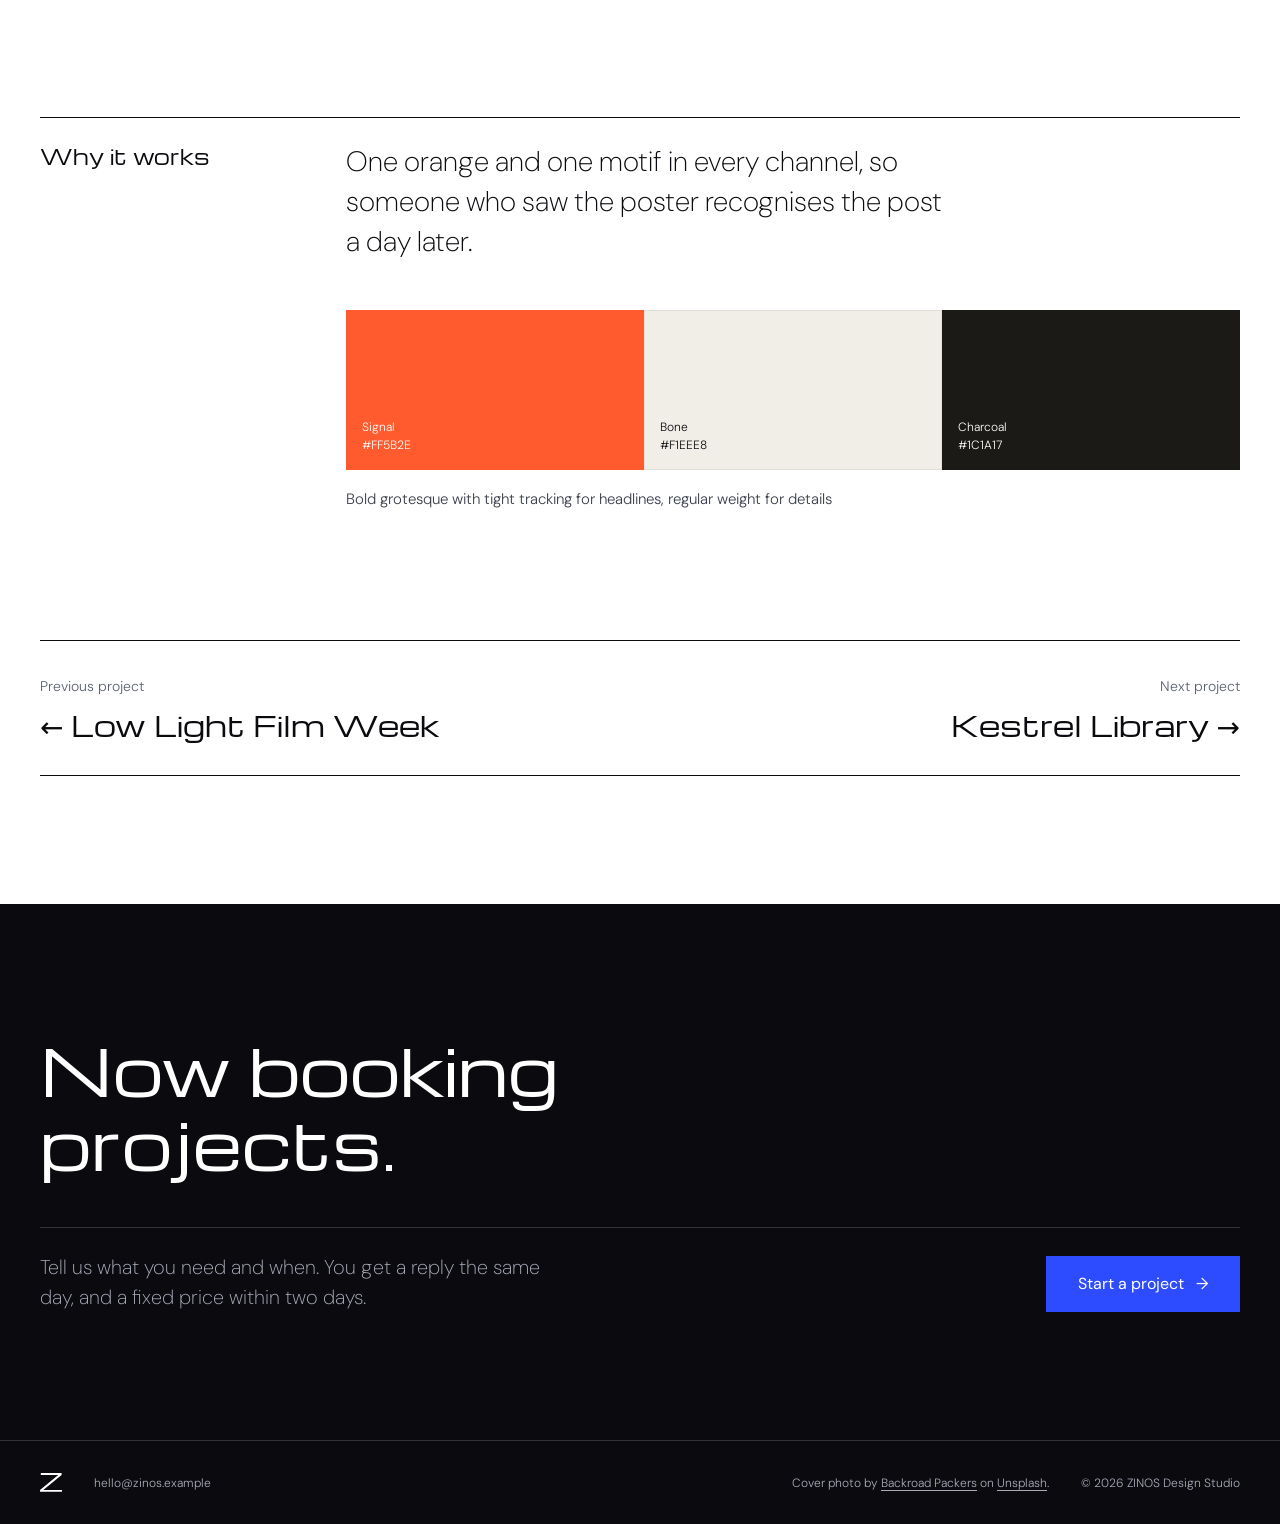
<file: work/northloop.html>
<!DOCTYPE html>
<html lang="en">
<head>
  <meta charset="utf-8">
  <meta name="viewport" content="width=device-width, initial-scale=1">
  <title>Northloop launch · Campaign art direction · ZINOS Design Studio</title>
  <meta name="description" content="One jacket launched across posters, social and a landing page in four weeks.">
  <meta property="og:type" content="article">
  <meta property="og:title" content="Northloop launch · ZINOS Design Studio">
  <meta property="og:description" content="One jacket launched across posters, social and a landing page in four weeks.">
  <meta property="og:image" content="../assets/work/northloop-2400.jpg">
  <meta name="theme-color" content="#0B0B0F">
  <link rel="icon" href="../assets/logo/favicon.svg" type="image/svg+xml">
  <link rel="preconnect" href="https://fonts.googleapis.com">
  <link rel="preconnect" href="https://fonts.gstatic.com" crossorigin>
  <link href="https://fonts.googleapis.com/css2?family=DM+Sans:opsz,wght@9..40,200;9..40,300;9..40,400;9..40,500&family=Michroma&display=swap" rel="stylesheet">
  <link rel="stylesheet" href="../styles.css?v=20261125-2">
  <script src="../assets/brand.js?v=20261125-2" defer></script>
  <script src="../assets/nav.js?v=20261125-2" defer></script>
  <script src="../assets/smooth-scroll.js?v=20261125-2" defer></script>
</head>
<!-- Generated by scripts/build-projects.js from assets/projects.js. Edit the data, then rebuild. -->
<body class="page-case">
  <a class="skip" href="#content">Skip to content</a>

  <header class="nav is-solid" data-nav>
    <a href="../index.html" class="nav__logo" data-logo="wordmark" aria-label="ZINOS, home"></a>
    <nav aria-label="Main">
      <ul class="nav__links">
        <li><a href="../index.html#work" aria-current="page">Work</a></li>
        <li><a href="../index.html#services">Services</a></li>
        <li><a href="../index.html#contact">Contact</a></li>
      </ul>
    </nav>
  </header>

  <main id="content" class="case">
    <div class="case__crumbs">
      <a href="../index.html#work">← All work</a>
      <span class="caption">05 / 07 · Campaign art direction</span>
    </div>

    <header class="case__head">
      <div>
        <span class="caption">Outerwear startup · 2026</span>
        <h1 class="h1">Northloop launch</h1>
      </div>
      <p class="lead">One jacket launched across posters, social and a landing page in four weeks.</p>
    </header>

    <figure class="case__cover" style="background:#7D8390">
      <img src="../assets/work/northloop-1200.jpg" srcset="../assets/work/northloop-1200.jpg 1200w, ../assets/work/northloop-2400.jpg 2400w" sizes="calc(100vw - 80px)"
        alt="A hiker in an orange jacket standing on a rocky summit above a valley" width="2400" height="1600" fetchpriority="high" decoding="async">
      <figcaption class="caption">Photo: <a href="https://unsplash.com/photos/man-in-orange-hoodie-standing-on-rocky-mountain-during-daytime-kWgR1Y6pcFg?utm_source=zinos_portfolio&amp;utm_medium=referral" rel="noopener">Backroad Packers</a> on <a href="https://unsplash.com/?utm_source=zinos_portfolio&amp;utm_medium=referral" rel="noopener">Unsplash</a></figcaption>
    </figure>

    <dl class="case__facts">
      <div><dt>Role</dt><dd>Concept, art direction, design</dd></div>
      <div><dt>Client</dt><dd>Outerwear startup</dd></div>
      <div><dt>Discipline</dt><dd>Campaign art direction</dd></div>
      <div><dt>Year</dt><dd>2026</dd></div>
    </dl>

    <section class="case__brief" aria-labelledby="brief-title">
      <h2 class="h2" id="brief-title">The brief</h2>
      <div>
        <p>Northloop had one product, one launch date and no campaign. Each channel had been designed by a different freelancer, and none of it looked related.</p>
        <h3>Delivered</h3>
        <ul class="case__deliv">
          <li>Campaign line</li>
          <li>Art direction</li>
          <li>2 posters</li>
          <li>18 social assets</li>
          <li>Landing page design</li>
          <li>Export kit in 9 sizes</li>
        </ul>
      </div>
    </section>

    <section class="case__why" aria-labelledby="why-title">
      <h2 class="h2" id="why-title">Why it works</h2>
      <div>
        <blockquote>One orange and one motif in every channel, so someone who saw the poster recognises the post a day later.</blockquote>
        <div class="case__palette" aria-label="Colour palette">
          <div style="background:#FF5B2E;color:#FFFFFF">Signal<br>#FF5B2E</div>
          <div style="background:#F1EEE8;color:#0B0B0F">Bone<br>#F1EEE8</div>
          <div style="background:#1C1A17;color:#FFFFFF">Charcoal<br>#1C1A17</div>
        </div>
        <p class="case__type">Bold grotesque with tight tracking for headlines, regular weight for details</p>
      </div>
    </section>

    <nav class="case__pager" aria-label="More projects">
      <a class="prev" href="lowlight.html"><span>Previous project</span><b>← Low Light Film Week</b></a>
      <a class="next" href="kestrel.html"><span>Next project</span><b>Kestrel Library →</b></a>
    </nav>
  </main>

  <section class="contact" aria-labelledby="contact-title">
    <h2 id="contact-title" class="display">Now booking projects.</h2>
    <div class="contact__row">
      <p class="lead">Tell us what you need and when. You get a reply the same day, and a fixed price within two days.</p>
      <a class="button" href="mailto:hello@zinos.example?subject=New%20project">Start a project</a>
    </div>
  </section>

  <footer class="footer">
    <span class="footer__mark" data-logo="monogram" aria-label="ZINOS"></span>
    <a class="caption" href="mailto:hello@zinos.example?subject=New%20project">hello@zinos.example</a>
    <p class="caption footer__credit">Cover photo by <a href="https://unsplash.com/photos/man-in-orange-hoodie-standing-on-rocky-mountain-during-daytime-kWgR1Y6pcFg?utm_source=zinos_portfolio&amp;utm_medium=referral" rel="noopener">Backroad Packers</a> on <a href="https://unsplash.com/?utm_source=zinos_portfolio&amp;utm_medium=referral" rel="noopener">Unsplash</a>.</p>
    <p class="caption">© 2026 ZINOS Design Studio</p>
  </footer>
</body>
</html>
</file>
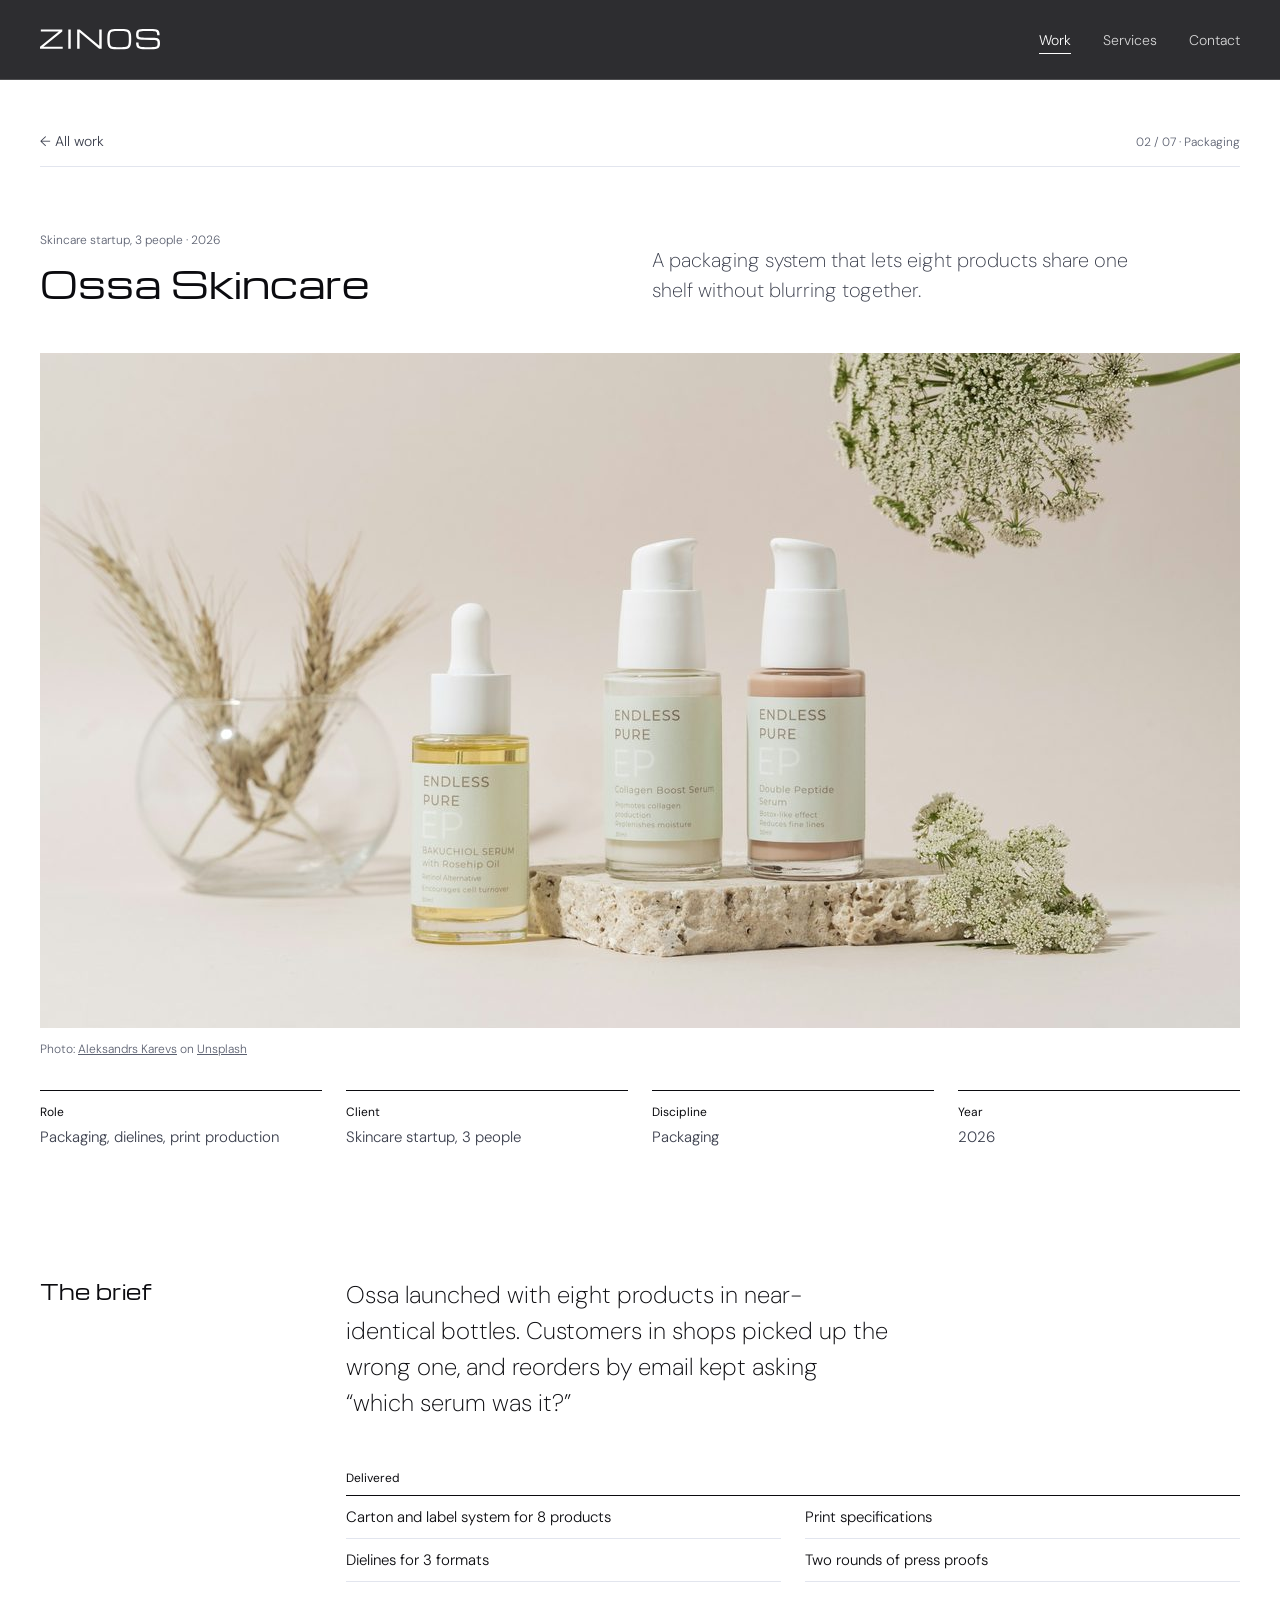
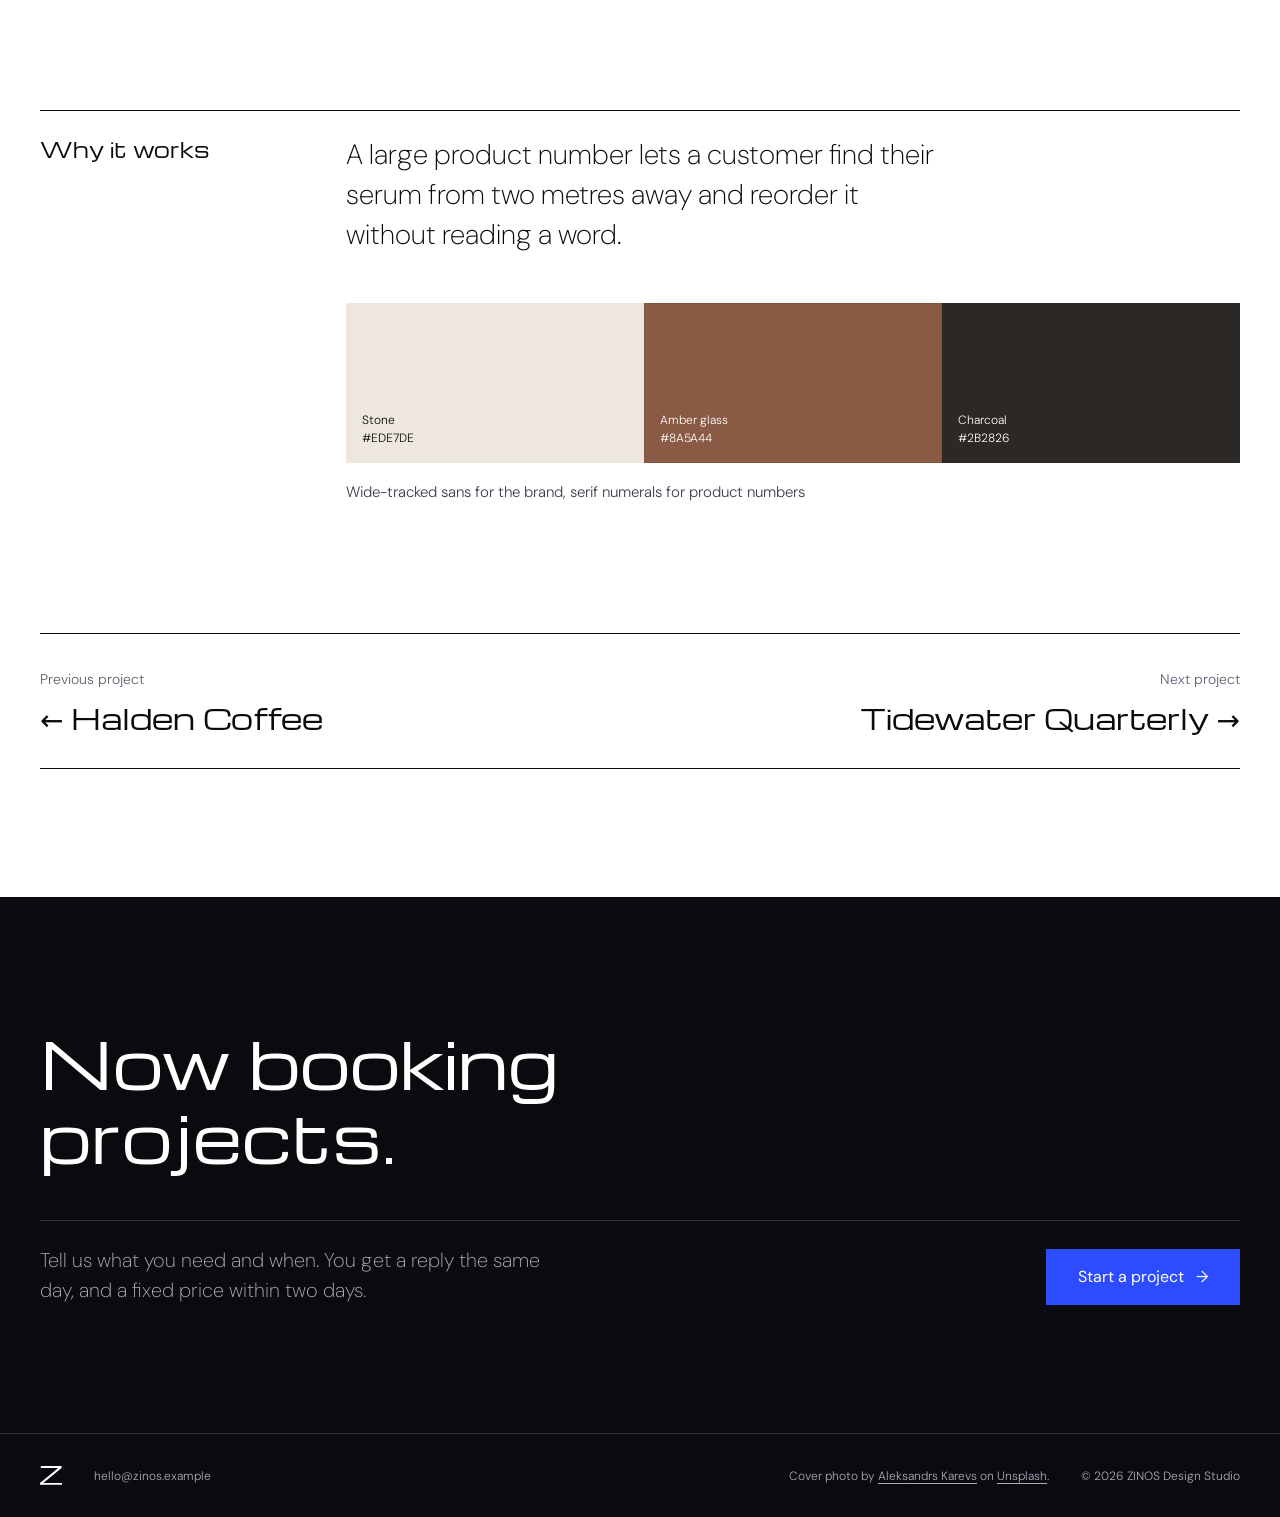
<file: work/ossa.html>
<!DOCTYPE html>
<html lang="en">
<head>
  <meta charset="utf-8">
  <meta name="viewport" content="width=device-width, initial-scale=1">
  <title>Ossa Skincare · Packaging · ZINOS Design Studio</title>
  <meta name="description" content="A packaging system that lets eight products share one shelf without blurring together.">
  <meta property="og:type" content="article">
  <meta property="og:title" content="Ossa Skincare · ZINOS Design Studio">
  <meta property="og:description" content="A packaging system that lets eight products share one shelf without blurring together.">
  <meta property="og:image" content="../assets/work/ossa-2400.jpg">
  <meta name="theme-color" content="#0B0B0F">
  <link rel="icon" href="../assets/logo/favicon.svg" type="image/svg+xml">
  <link rel="preconnect" href="https://fonts.googleapis.com">
  <link rel="preconnect" href="https://fonts.gstatic.com" crossorigin>
  <link href="https://fonts.googleapis.com/css2?family=DM+Sans:opsz,wght@9..40,200;9..40,300;9..40,400;9..40,500&family=Michroma&display=swap" rel="stylesheet">
  <link rel="stylesheet" href="../styles.css?v=20261125-2">
  <script src="../assets/brand.js?v=20261125-2" defer></script>
  <script src="../assets/nav.js?v=20261125-2" defer></script>
  <script src="../assets/smooth-scroll.js?v=20261125-2" defer></script>
</head>
<!-- Generated by scripts/build-projects.js from assets/projects.js. Edit the data, then rebuild. -->
<body class="page-case">
  <a class="skip" href="#content">Skip to content</a>

  <header class="nav is-solid" data-nav>
    <a href="../index.html" class="nav__logo" data-logo="wordmark" aria-label="ZINOS, home"></a>
    <nav aria-label="Main">
      <ul class="nav__links">
        <li><a href="../index.html#work" aria-current="page">Work</a></li>
        <li><a href="../index.html#services">Services</a></li>
        <li><a href="../index.html#contact">Contact</a></li>
      </ul>
    </nav>
  </header>

  <main id="content" class="case">
    <div class="case__crumbs">
      <a href="../index.html#work">← All work</a>
      <span class="caption">02 / 07 · Packaging</span>
    </div>

    <header class="case__head">
      <div>
        <span class="caption">Skincare startup, 3 people · 2026</span>
        <h1 class="h1">Ossa Skincare</h1>
      </div>
      <p class="lead">A packaging system that lets eight products share one shelf without blurring together.</p>
    </header>

    <figure class="case__cover" style="background:#D0C9BD">
      <img src="../assets/work/ossa-1200.jpg" srcset="../assets/work/ossa-1200.jpg 1200w, ../assets/work/ossa-2400.jpg 2400w" sizes="calc(100vw - 80px)"
        alt="Three glass dropper bottles on a stone plinth with dried flowers" width="2400" height="1600" fetchpriority="high" decoding="async">
      <figcaption class="caption">Photo: <a href="https://unsplash.com/photos/a-bunch-of-bottles-sitting-on-top-of-a-table-V2Ks2FTkdEk?utm_source=zinos_portfolio&amp;utm_medium=referral" rel="noopener">Aleksandrs Karevs</a> on <a href="https://unsplash.com/?utm_source=zinos_portfolio&amp;utm_medium=referral" rel="noopener">Unsplash</a></figcaption>
    </figure>

    <dl class="case__facts">
      <div><dt>Role</dt><dd>Packaging, dielines, print production</dd></div>
      <div><dt>Client</dt><dd>Skincare startup, 3 people</dd></div>
      <div><dt>Discipline</dt><dd>Packaging</dd></div>
      <div><dt>Year</dt><dd>2026</dd></div>
    </dl>

    <section class="case__brief" aria-labelledby="brief-title">
      <h2 class="h2" id="brief-title">The brief</h2>
      <div>
        <p>Ossa launched with eight products in near-identical bottles. Customers in shops picked up the wrong one, and reorders by email kept asking “which serum was it?”</p>
        <h3>Delivered</h3>
        <ul class="case__deliv">
          <li>Carton and label system for 8 products</li>
          <li>Dielines for 3 formats</li>
          <li>Print specifications</li>
          <li>Two rounds of press proofs</li>
        </ul>
      </div>
    </section>

    <section class="case__why" aria-labelledby="why-title">
      <h2 class="h2" id="why-title">Why it works</h2>
      <div>
        <blockquote>A large product number lets a customer find their serum from two metres away and reorder it without reading a word.</blockquote>
        <div class="case__palette" aria-label="Colour palette">
          <div style="background:#EDE7DE;color:#0B0B0F">Stone<br>#EDE7DE</div>
          <div style="background:#8A5A44;color:#FFFFFF">Amber glass<br>#8A5A44</div>
          <div style="background:#2B2826;color:#FFFFFF">Charcoal<br>#2B2826</div>
        </div>
        <p class="case__type">Wide-tracked sans for the brand, serif numerals for product numbers</p>
      </div>
    </section>

    <nav class="case__pager" aria-label="More projects">
      <a class="prev" href="halden.html"><span>Previous project</span><b>← Halden Coffee</b></a>
      <a class="next" href="tidewater.html"><span>Next project</span><b>Tidewater Quarterly →</b></a>
    </nav>
  </main>

  <section class="contact" aria-labelledby="contact-title">
    <h2 id="contact-title" class="display">Now booking projects.</h2>
    <div class="contact__row">
      <p class="lead">Tell us what you need and when. You get a reply the same day, and a fixed price within two days.</p>
      <a class="button" href="mailto:hello@zinos.example?subject=New%20project">Start a project</a>
    </div>
  </section>

  <footer class="footer">
    <span class="footer__mark" data-logo="monogram" aria-label="ZINOS"></span>
    <a class="caption" href="mailto:hello@zinos.example?subject=New%20project">hello@zinos.example</a>
    <p class="caption footer__credit">Cover photo by <a href="https://unsplash.com/photos/a-bunch-of-bottles-sitting-on-top-of-a-table-V2Ks2FTkdEk?utm_source=zinos_portfolio&amp;utm_medium=referral" rel="noopener">Aleksandrs Karevs</a> on <a href="https://unsplash.com/?utm_source=zinos_portfolio&amp;utm_medium=referral" rel="noopener">Unsplash</a>.</p>
    <p class="caption">© 2026 ZINOS Design Studio</p>
  </footer>
</body>
</html>
</file>
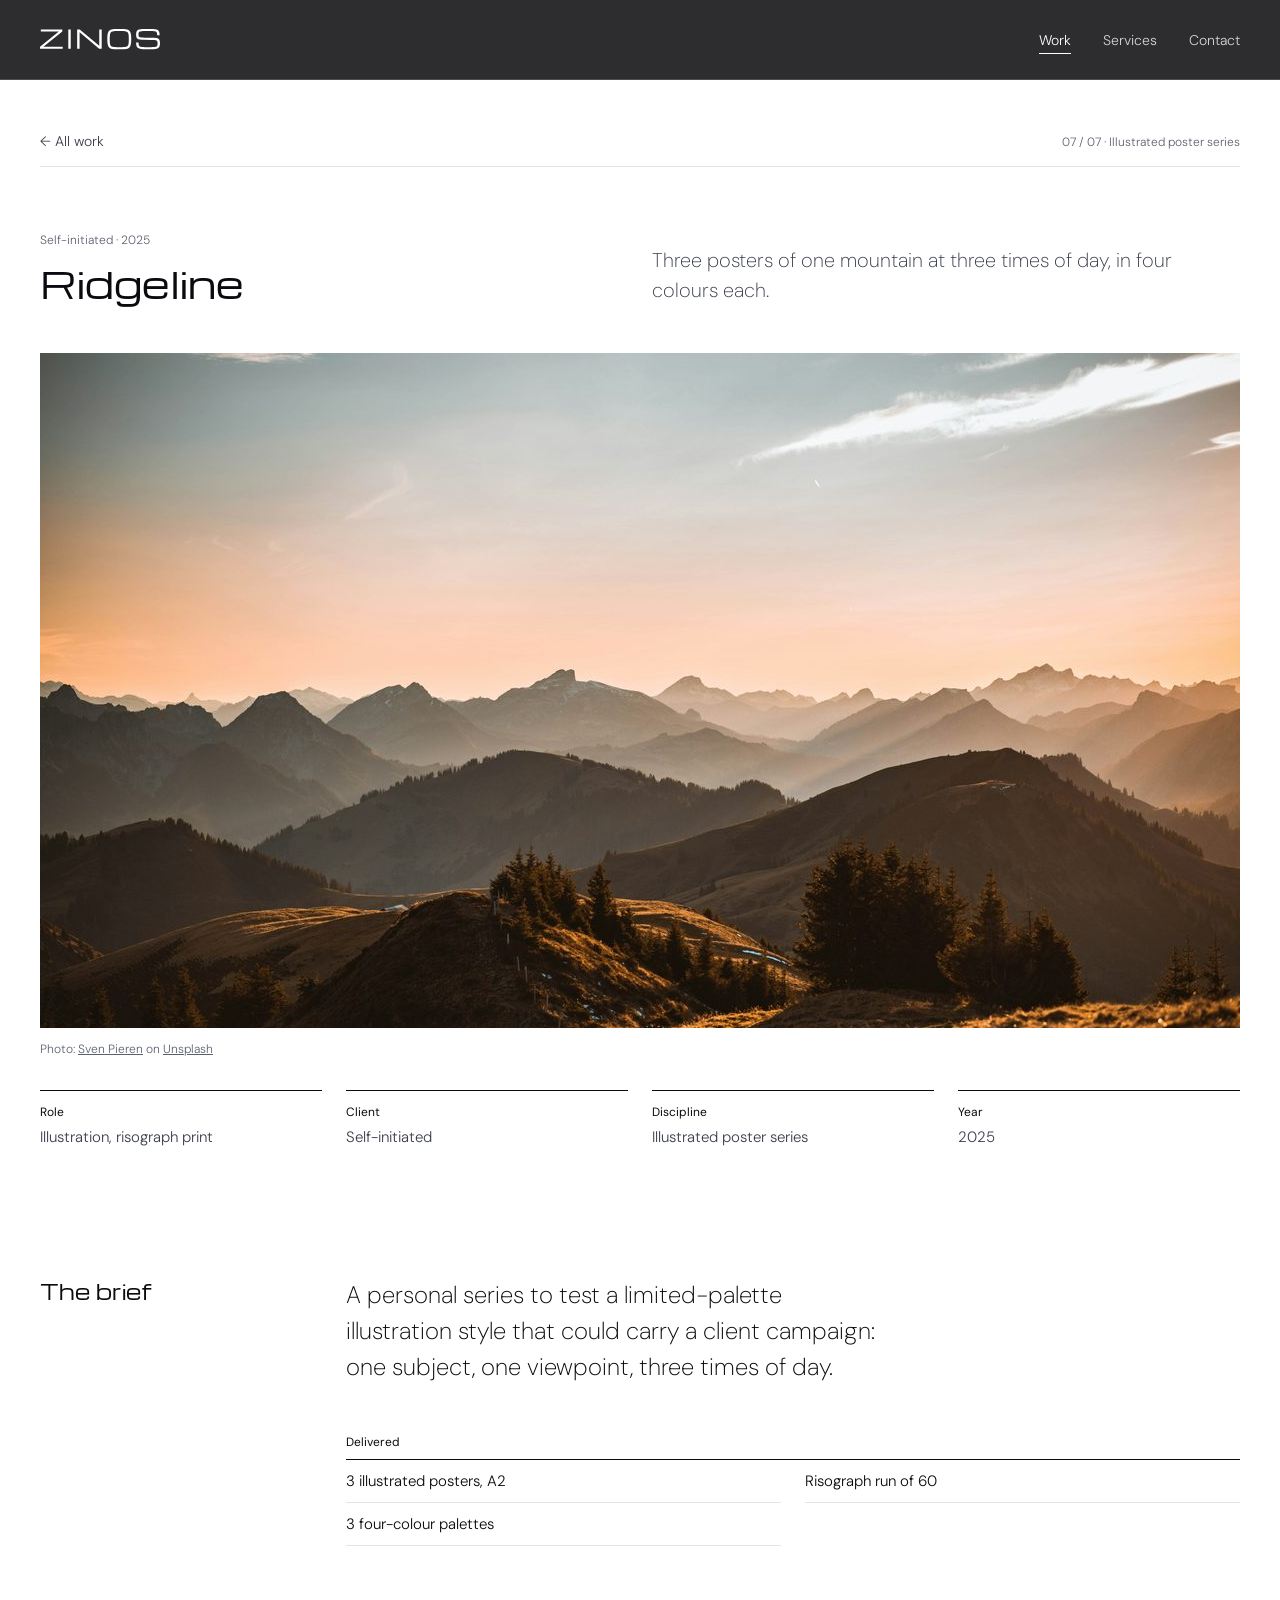
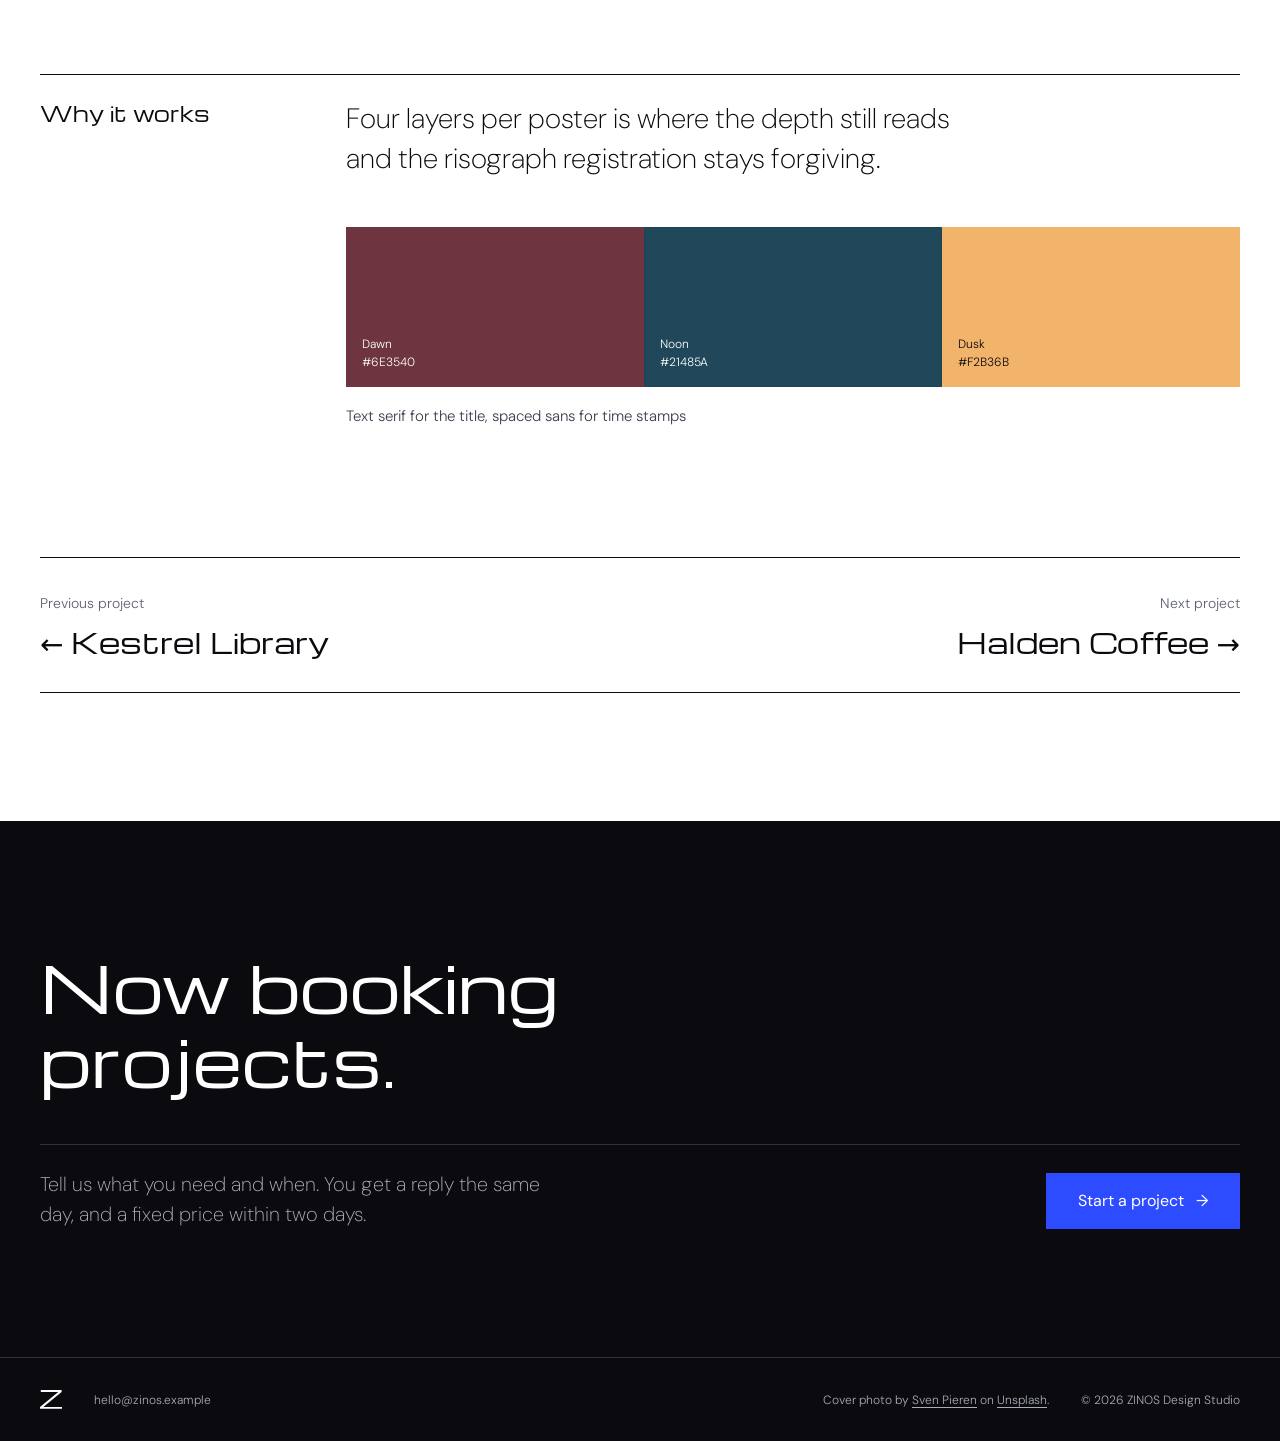
<file: work/ridgeline.html>
<!DOCTYPE html>
<html lang="en">
<head>
  <meta charset="utf-8">
  <meta name="viewport" content="width=device-width, initial-scale=1">
  <title>Ridgeline · Illustrated poster series · ZINOS Design Studio</title>
  <meta name="description" content="Three posters of one mountain at three times of day, in four colours each.">
  <meta property="og:type" content="article">
  <meta property="og:title" content="Ridgeline · ZINOS Design Studio">
  <meta property="og:description" content="Three posters of one mountain at three times of day, in four colours each.">
  <meta property="og:image" content="../assets/work/ridgeline-2400.jpg">
  <meta name="theme-color" content="#0B0B0F">
  <link rel="icon" href="../assets/logo/favicon.svg" type="image/svg+xml">
  <link rel="preconnect" href="https://fonts.googleapis.com">
  <link rel="preconnect" href="https://fonts.gstatic.com" crossorigin>
  <link href="https://fonts.googleapis.com/css2?family=DM+Sans:opsz,wght@9..40,200;9..40,300;9..40,400;9..40,500&family=Michroma&display=swap" rel="stylesheet">
  <link rel="stylesheet" href="../styles.css?v=20261125-2">
  <script src="../assets/brand.js?v=20261125-2" defer></script>
  <script src="../assets/nav.js?v=20261125-2" defer></script>
  <script src="../assets/smooth-scroll.js?v=20261125-2" defer></script>
</head>
<!-- Generated by scripts/build-projects.js from assets/projects.js. Edit the data, then rebuild. -->
<body class="page-case">
  <a class="skip" href="#content">Skip to content</a>

  <header class="nav is-solid" data-nav>
    <a href="../index.html" class="nav__logo" data-logo="wordmark" aria-label="ZINOS, home"></a>
    <nav aria-label="Main">
      <ul class="nav__links">
        <li><a href="../index.html#work" aria-current="page">Work</a></li>
        <li><a href="../index.html#services">Services</a></li>
        <li><a href="../index.html#contact">Contact</a></li>
      </ul>
    </nav>
  </header>

  <main id="content" class="case">
    <div class="case__crumbs">
      <a href="../index.html#work">← All work</a>
      <span class="caption">07 / 07 · Illustrated poster series</span>
    </div>

    <header class="case__head">
      <div>
        <span class="caption">Self-initiated · 2025</span>
        <h1 class="h1">Ridgeline</h1>
      </div>
      <p class="lead">Three posters of one mountain at three times of day, in four colours each.</p>
    </header>

    <figure class="case__cover" style="background:#8F7F70">
      <img src="../assets/work/ridgeline-1200.jpg" srcset="../assets/work/ridgeline-1200.jpg 1200w, ../assets/work/ridgeline-2400.jpg 2400w" sizes="calc(100vw - 80px)"
        alt="Layered mountain ridges fading into warm haze at dawn" width="2400" height="1600" fetchpriority="high" decoding="async">
      <figcaption class="caption">Photo: <a href="https://unsplash.com/photos/mountain-ridges-under-warm-sky-ibikgDapcp4?utm_source=zinos_portfolio&amp;utm_medium=referral" rel="noopener">Sven Pieren</a> on <a href="https://unsplash.com/?utm_source=zinos_portfolio&amp;utm_medium=referral" rel="noopener">Unsplash</a></figcaption>
    </figure>

    <dl class="case__facts">
      <div><dt>Role</dt><dd>Illustration, risograph print</dd></div>
      <div><dt>Client</dt><dd>Self-initiated</dd></div>
      <div><dt>Discipline</dt><dd>Illustrated poster series</dd></div>
      <div><dt>Year</dt><dd>2025</dd></div>
    </dl>

    <section class="case__brief" aria-labelledby="brief-title">
      <h2 class="h2" id="brief-title">The brief</h2>
      <div>
        <p>A personal series to test a limited-palette illustration style that could carry a client campaign: one subject, one viewpoint, three times of day.</p>
        <h3>Delivered</h3>
        <ul class="case__deliv">
          <li>3 illustrated posters, A2</li>
          <li>3 four-colour palettes</li>
          <li>Risograph run of 60</li>
        </ul>
      </div>
    </section>

    <section class="case__why" aria-labelledby="why-title">
      <h2 class="h2" id="why-title">Why it works</h2>
      <div>
        <blockquote>Four layers per poster is where the depth still reads and the risograph registration stays forgiving.</blockquote>
        <div class="case__palette" aria-label="Colour palette">
          <div style="background:#6E3540;color:#FFFFFF">Dawn<br>#6E3540</div>
          <div style="background:#21485A;color:#FFFFFF">Noon<br>#21485A</div>
          <div style="background:#F2B36B;color:#0B0B0F">Dusk<br>#F2B36B</div>
        </div>
        <p class="case__type">Text serif for the title, spaced sans for time stamps</p>
      </div>
    </section>

    <nav class="case__pager" aria-label="More projects">
      <a class="prev" href="kestrel.html"><span>Previous project</span><b>← Kestrel Library</b></a>
      <a class="next" href="halden.html"><span>Next project</span><b>Halden Coffee →</b></a>
    </nav>
  </main>

  <section class="contact" aria-labelledby="contact-title">
    <h2 id="contact-title" class="display">Now booking projects.</h2>
    <div class="contact__row">
      <p class="lead">Tell us what you need and when. You get a reply the same day, and a fixed price within two days.</p>
      <a class="button" href="mailto:hello@zinos.example?subject=New%20project">Start a project</a>
    </div>
  </section>

  <footer class="footer">
    <span class="footer__mark" data-logo="monogram" aria-label="ZINOS"></span>
    <a class="caption" href="mailto:hello@zinos.example?subject=New%20project">hello@zinos.example</a>
    <p class="caption footer__credit">Cover photo by <a href="https://unsplash.com/photos/mountain-ridges-under-warm-sky-ibikgDapcp4?utm_source=zinos_portfolio&amp;utm_medium=referral" rel="noopener">Sven Pieren</a> on <a href="https://unsplash.com/?utm_source=zinos_portfolio&amp;utm_medium=referral" rel="noopener">Unsplash</a>.</p>
    <p class="caption">© 2026 ZINOS Design Studio</p>
  </footer>
</body>
</html>
</file>
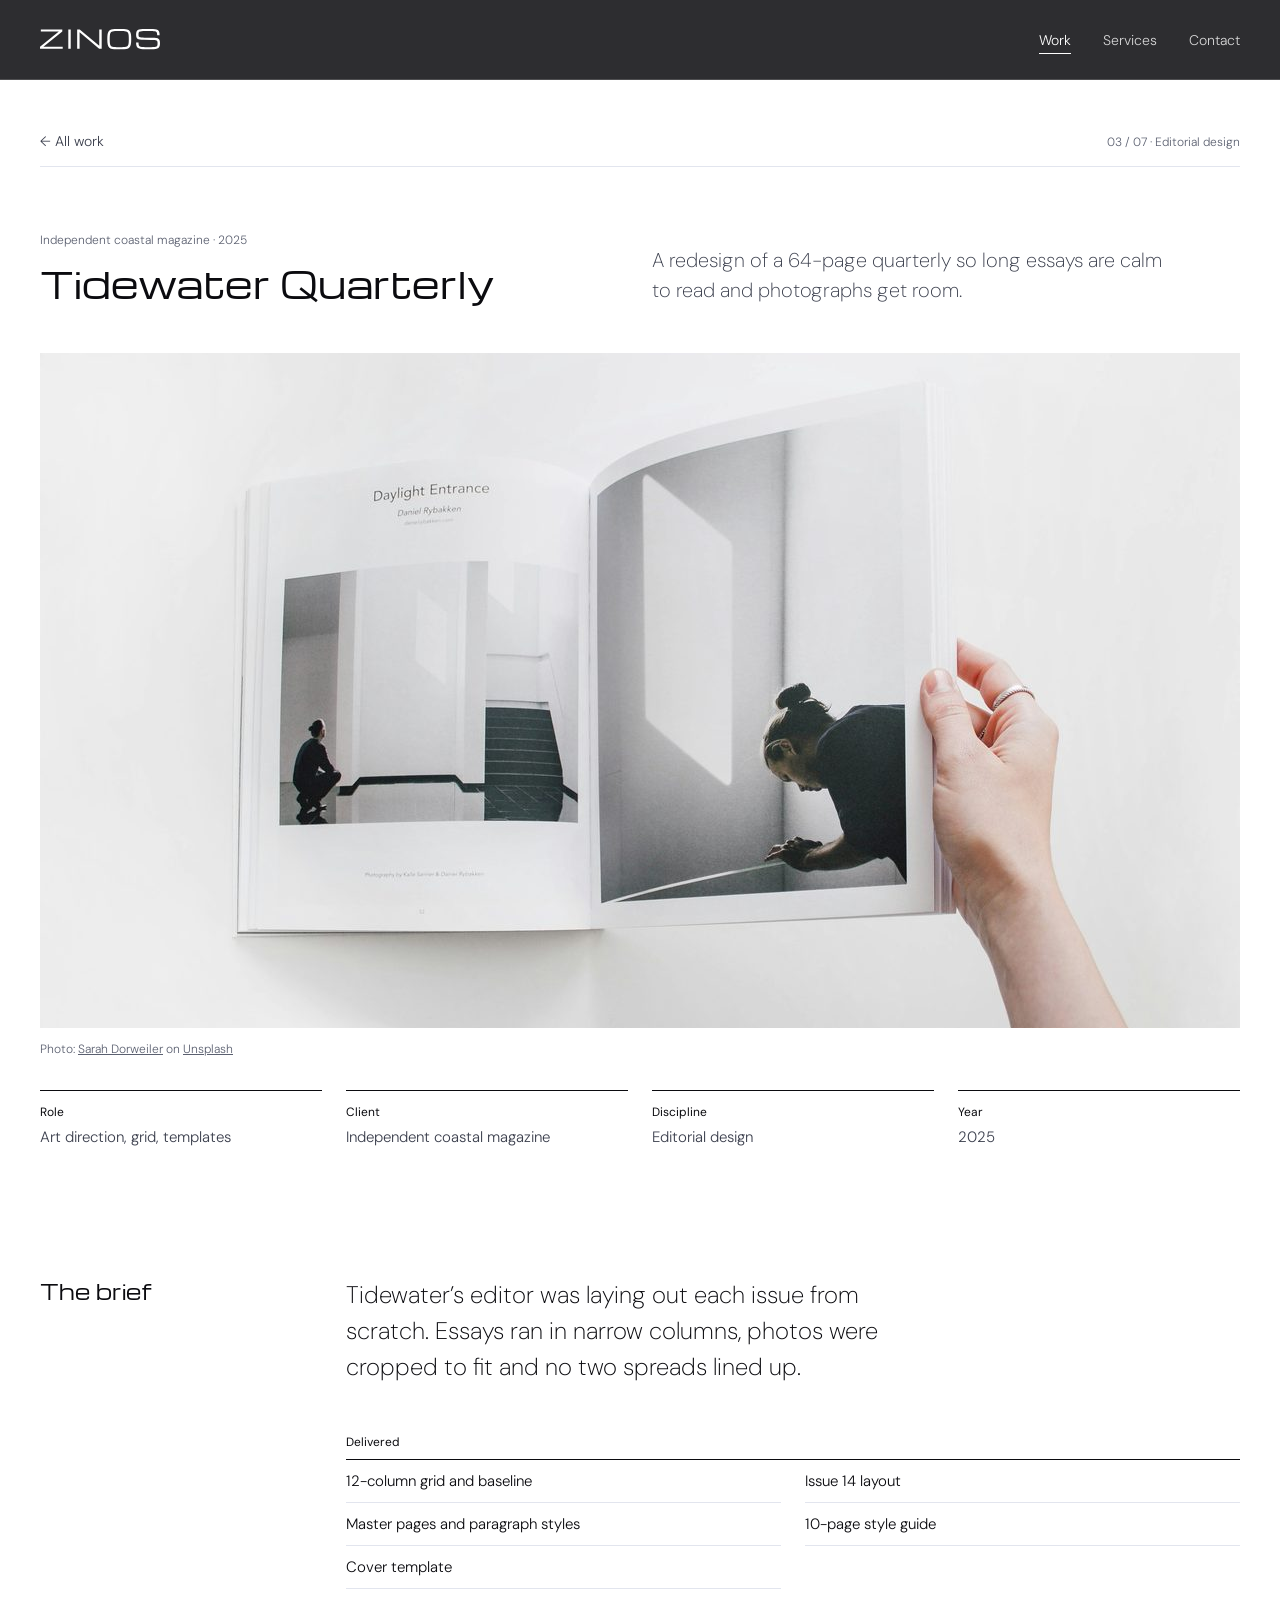
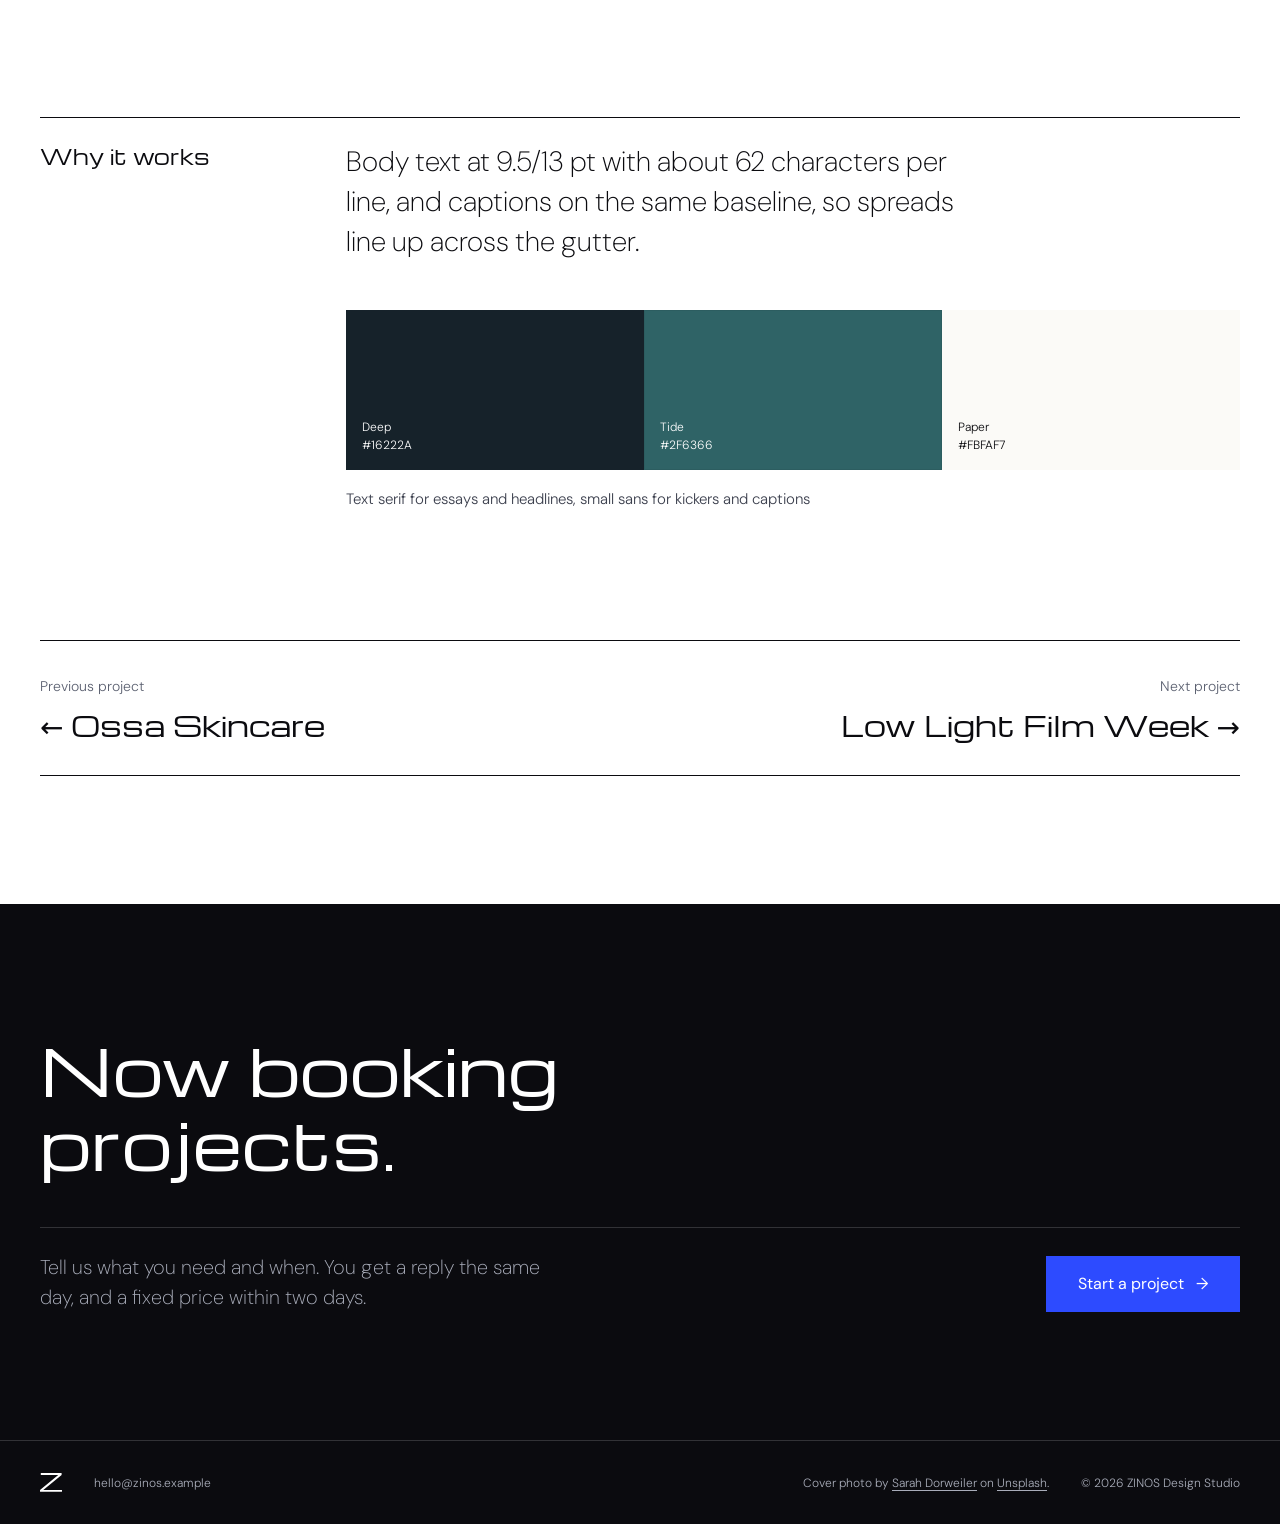
<file: work/tidewater.html>
<!DOCTYPE html>
<html lang="en">
<head>
  <meta charset="utf-8">
  <meta name="viewport" content="width=device-width, initial-scale=1">
  <title>Tidewater Quarterly · Editorial design · ZINOS Design Studio</title>
  <meta name="description" content="A redesign of a 64-page quarterly so long essays are calm to read and photographs get room.">
  <meta property="og:type" content="article">
  <meta property="og:title" content="Tidewater Quarterly · ZINOS Design Studio">
  <meta property="og:description" content="A redesign of a 64-page quarterly so long essays are calm to read and photographs get room.">
  <meta property="og:image" content="../assets/work/tidewater-2400.jpg">
  <meta name="theme-color" content="#0B0B0F">
  <link rel="icon" href="../assets/logo/favicon.svg" type="image/svg+xml">
  <link rel="preconnect" href="https://fonts.googleapis.com">
  <link rel="preconnect" href="https://fonts.gstatic.com" crossorigin>
  <link href="https://fonts.googleapis.com/css2?family=DM+Sans:opsz,wght@9..40,200;9..40,300;9..40,400;9..40,500&family=Michroma&display=swap" rel="stylesheet">
  <link rel="stylesheet" href="../styles.css?v=20261125-2">
  <script src="../assets/brand.js?v=20261125-2" defer></script>
  <script src="../assets/nav.js?v=20261125-2" defer></script>
  <script src="../assets/smooth-scroll.js?v=20261125-2" defer></script>
</head>
<!-- Generated by scripts/build-projects.js from assets/projects.js. Edit the data, then rebuild. -->
<body class="page-case">
  <a class="skip" href="#content">Skip to content</a>

  <header class="nav is-solid" data-nav>
    <a href="../index.html" class="nav__logo" data-logo="wordmark" aria-label="ZINOS, home"></a>
    <nav aria-label="Main">
      <ul class="nav__links">
        <li><a href="../index.html#work" aria-current="page">Work</a></li>
        <li><a href="../index.html#services">Services</a></li>
        <li><a href="../index.html#contact">Contact</a></li>
      </ul>
    </nav>
  </header>

  <main id="content" class="case">
    <div class="case__crumbs">
      <a href="../index.html#work">← All work</a>
      <span class="caption">03 / 07 · Editorial design</span>
    </div>

    <header class="case__head">
      <div>
        <span class="caption">Independent coastal magazine · 2025</span>
        <h1 class="h1">Tidewater Quarterly</h1>
      </div>
      <p class="lead">A redesign of a 64-page quarterly so long essays are calm to read and photographs get room.</p>
    </header>

    <figure class="case__cover" style="background:#D4D3D3">
      <img src="../assets/work/tidewater-1200.jpg" srcset="../assets/work/tidewater-1200.jpg 1200w, ../assets/work/tidewater-2400.jpg 2400w" sizes="calc(100vw - 80px)"
        alt="A hand holding open a magazine spread with black and white photographs" width="2400" height="1600" fetchpriority="high" decoding="async">
      <figcaption class="caption">Photo: <a href="https://unsplash.com/photos/person-reading-book-on-white-surface-Sy8dsVyiPgs?utm_source=zinos_portfolio&amp;utm_medium=referral" rel="noopener">Sarah Dorweiler</a> on <a href="https://unsplash.com/?utm_source=zinos_portfolio&amp;utm_medium=referral" rel="noopener">Unsplash</a></figcaption>
    </figure>

    <dl class="case__facts">
      <div><dt>Role</dt><dd>Art direction, grid, templates</dd></div>
      <div><dt>Client</dt><dd>Independent coastal magazine</dd></div>
      <div><dt>Discipline</dt><dd>Editorial design</dd></div>
      <div><dt>Year</dt><dd>2025</dd></div>
    </dl>

    <section class="case__brief" aria-labelledby="brief-title">
      <h2 class="h2" id="brief-title">The brief</h2>
      <div>
        <p>Tidewater’s editor was laying out each issue from scratch. Essays ran in narrow columns, photos were cropped to fit and no two spreads lined up.</p>
        <h3>Delivered</h3>
        <ul class="case__deliv">
          <li>12-column grid and baseline</li>
          <li>Master pages and paragraph styles</li>
          <li>Cover template</li>
          <li>Issue 14 layout</li>
          <li>10-page style guide</li>
        </ul>
      </div>
    </section>

    <section class="case__why" aria-labelledby="why-title">
      <h2 class="h2" id="why-title">Why it works</h2>
      <div>
        <blockquote>Body text at 9.5/13 pt with about 62 characters per line, and captions on the same baseline, so spreads line up across the gutter.</blockquote>
        <div class="case__palette" aria-label="Colour palette">
          <div style="background:#16222A;color:#FFFFFF">Deep<br>#16222A</div>
          <div style="background:#2F6366;color:#FFFFFF">Tide<br>#2F6366</div>
          <div style="background:#FBFAF7;color:#0B0B0F">Paper<br>#FBFAF7</div>
        </div>
        <p class="case__type">Text serif for essays and headlines, small sans for kickers and captions</p>
      </div>
    </section>

    <nav class="case__pager" aria-label="More projects">
      <a class="prev" href="ossa.html"><span>Previous project</span><b>← Ossa Skincare</b></a>
      <a class="next" href="lowlight.html"><span>Next project</span><b>Low Light Film Week →</b></a>
    </nav>
  </main>

  <section class="contact" aria-labelledby="contact-title">
    <h2 id="contact-title" class="display">Now booking projects.</h2>
    <div class="contact__row">
      <p class="lead">Tell us what you need and when. You get a reply the same day, and a fixed price within two days.</p>
      <a class="button" href="mailto:hello@zinos.example?subject=New%20project">Start a project</a>
    </div>
  </section>

  <footer class="footer">
    <span class="footer__mark" data-logo="monogram" aria-label="ZINOS"></span>
    <a class="caption" href="mailto:hello@zinos.example?subject=New%20project">hello@zinos.example</a>
    <p class="caption footer__credit">Cover photo by <a href="https://unsplash.com/photos/person-reading-book-on-white-surface-Sy8dsVyiPgs?utm_source=zinos_portfolio&amp;utm_medium=referral" rel="noopener">Sarah Dorweiler</a> on <a href="https://unsplash.com/?utm_source=zinos_portfolio&amp;utm_medium=referral" rel="noopener">Unsplash</a>.</p>
    <p class="caption">© 2026 ZINOS Design Studio</p>
  </footer>
</body>
</html>
</file>
<file: styles.css>
/* ZINOS portfolio — Night gallery
   Ink ground for the first impression and the work, white for reading. One cobalt button per page.
   Shared by the home page (index.html) and every project page (work/*.html). */

:root {
  --white: #FFFFFF;
  --ink: #0B0B0F;
  --ink-2: #16161C;
  --fog: #EEF0F6;
  --cobalt: #2D4BFF;
  --text-2: #3B3F4D;
  --muted: #5B6070;
  --on-ink-2: #A9ADBA;
  --on-ink-3: #6E7280;
  --line-ink: rgba(255, 255, 255, .16);
  --line-soft: #E2E5EE;

  --display: 'Michroma', system-ui, sans-serif;
  --text: 'DM Sans', system-ui, -apple-system, 'Segoe UI', sans-serif;
  --margin: 40px;
  --gutter: 24px;
  --nav-h: 80px;
}

*, *::before, *::after { box-sizing: border-box; }
html { scroll-behavior: smooth; scroll-padding-top: var(--nav-h); }
/* smooth-scroll.js drives the glide itself; native smooth behaviour would fight its per-frame scrollTo */
html.has-smooth-scroll { scroll-behavior: auto; }
body { margin: 0; background: var(--ink); color: var(--white); font: 300 16px/26px var(--text); -webkit-font-smoothing: antialiased; }
img { display: block; max-width: 100%; height: auto; }
a { color: inherit; }
h1, h2, h3, p, ol, ul, dl, dd, figure, blockquote { margin: 0; padding: 0; }
ol, ul { list-style: none; }
button { font: inherit; color: inherit; background: none; border: 0; cursor: pointer; padding: 0; }

.display { font: 400 56px/64px var(--display); }
.h1 { font: 400 36px/44px var(--display); }
.h2 { font: 400 20px/28px var(--display); }
.lead { font: 200 20px/30px var(--text); }
.caption { font: 300 12px/18px var(--text); }

.skip { position: absolute; left: -9999px; }
.skip:focus { left: var(--margin); top: 12px; background: var(--white); color: var(--ink); padding: 8px 12px; z-index: 50; }
:focus-visible { outline: 2px solid currentColor; outline-offset: 3px; }

/* Nav: fixed to the top of every page. On the home page it starts clear over the
   hero photo and turns solid ink once the page scrolls (nav.js adds .is-solid). */
.nav {
  position: fixed; inset: 0 0 auto 0; z-index: 20;
  display: flex; justify-content: space-between; align-items: center;
  height: var(--nav-h); padding-inline: var(--margin);
  color: var(--white); border-bottom: 1px solid transparent;
  transition: background-color 240ms ease, border-color 240ms ease, backdrop-filter 240ms ease;
}
.nav.is-solid {
  background: rgba(11, 11, 15, .86); border-bottom-color: var(--line-ink);
  -webkit-backdrop-filter: blur(14px); backdrop-filter: blur(14px);
}
.nav__logo { width: 120px; color: var(--white); display: block; }
.nav__logo svg { display: block; width: 100%; height: auto; }
.nav__links { display: flex; gap: 32px; font-size: 14px; }
.nav__links a { text-decoration: none; opacity: .8; padding-block: 4px; border-bottom: 1px solid transparent; }
.nav__links a:hover { opacity: 1; }
.nav__links a[aria-current="page"] { opacity: 1; border-bottom-color: currentColor; }

/* Hero */
.hero { position: relative; height: 100svh; min-height: 640px; overflow: hidden; }
.hero__img { position: absolute; inset: 0; width: 100%; height: 100%; object-fit: cover; object-position: 50% 45%; }
/* Motion layer (assets/hero-motion.js): sits between the gradient image and the ink fade,
   masked off near the nav and the bottom edge. The image itself never moves. */
.hero__motion {
  position: absolute; inset: 0; width: 100%; height: 100%; pointer-events: none;
  opacity: 0; transition: opacity 2400ms ease;
  -webkit-mask-image: linear-gradient(to bottom, transparent 0, #000 16%, #000 78%, transparent 98%);
  mask-image: linear-gradient(to bottom, transparent 0, #000 16%, #000 78%, transparent 98%);
}
.hero__motion.is-on { opacity: 1; }
.hero::after { content: ''; position: absolute; inset: 40% 0 0 0; background: linear-gradient(transparent, var(--ink)); }
.hero__text { position: absolute; left: var(--margin); right: var(--margin); bottom: 56px; z-index: 1; }
.hero .display { font-size: clamp(40px, 6.2vw, 88px); line-height: 1.12; }
.hero__foot { display: flex; justify-content: space-between; align-items: end; gap: 32px; margin-top: 32px; padding-top: 24px; border-top: 1px solid var(--line-ink); }
.hero__foot .lead { max-width: 34ch; color: var(--on-ink-2); }
.hero__cue { font-size: 14px; text-decoration: none; color: var(--on-ink-2); white-space: nowrap; }
.hero__cue:hover { color: var(--white); }

[data-enter] { animation: enter 1100ms cubic-bezier(.2, .7, .2, 1) both; }
.hero__foot[data-enter] { animation-delay: 200ms; }
@keyframes enter { from { opacity: 0; transform: translateY(16px); } }

/* Work */
.work { padding: 128px var(--margin); }
.work__head { display: flex; justify-content: space-between; align-items: baseline; gap: 32px; margin-bottom: 48px; flex-wrap: wrap; }
.filters { display: flex; gap: 24px; flex-wrap: wrap; }
.filters button { font-size: 14px; line-height: 20px; color: var(--on-ink-3); padding-bottom: 8px; border-bottom: 1px solid transparent; }
.filters button:hover { color: var(--white); }
.filters button[aria-pressed="true"] { color: var(--white); border-bottom-color: var(--white); }
.filters sup { font-size: 10px; margin-left: 2px; }

/* One lead tile, then big + small pairs (7 + 5 columns, both 4:3). The big side
   alternates each row. Both tiles hang from the same top line; the smaller cover
   ends higher, which gives the gallery its stagger. Each tile links to its project page. */
.gallery { display: grid; grid-template-columns: repeat(12, 1fr); gap: 64px var(--gutter); align-items: start; }
.tile { grid-column: span 6; }
.tile.is-big { grid-column: span 7; }
.tile.is-small { grid-column: span 5; }
.tile.is-lead { grid-column: span 12; }
.tile.is-hidden { display: none; }
.tile__link { display: block; text-decoration: none; }
.tile__frame { overflow: hidden; background: var(--ink-2); }
.tile__frame img { width: 100%; aspect-ratio: 4 / 3; object-fit: cover; transition: transform 700ms cubic-bezier(.2, .7, .2, 1); }
.tile.is-lead .tile__frame img { aspect-ratio: 16 / 9; }
.tile__link:hover img, .tile__link:focus-visible img { transform: scale(1.03); }
/* Caption sits flush with the image's left edge: title and link share a baseline, details below */
.tile__meta { display: grid; grid-template-columns: 1fr auto; column-gap: 24px; align-items: baseline; padding-top: 16px; }
.tile__title { font: 400 20px/28px var(--text); }
.tile__disc { grid-column: 1 / -1; font-size: 14px; line-height: 20px; color: var(--on-ink-2); margin-top: 4px; }
.tile__no { color: var(--on-ink-3); margin-right: 16px; font-variant-numeric: tabular-nums; }
.tile__open { font-size: 14px; line-height: 20px; color: var(--on-ink-3); transition: color 160ms ease; }
.tile__link:hover .tile__open { color: var(--white); }

/* Services on white */
.services { background: var(--white); color: var(--ink); padding: 128px var(--margin); }
/* Same 12-column grid as the gallery: the lead starts on column 7, which is
   also where the third service column starts below it. */
.services__intro { display: grid; grid-template-columns: repeat(12, 1fr); gap: var(--gutter); align-items: baseline; margin-bottom: 64px; }
.services__intro h2 { grid-column: 1 / span 6; }
.services__intro .lead { grid-column: 7 / span 6; max-width: 40ch; color: var(--text-2); }
.services__grid { display: grid; grid-template-columns: repeat(4, 1fr); gap: var(--gutter); }
.services__grid li { border-top: 1px solid var(--ink); padding-top: 16px; }
.services__grid .no { font: 200 56px/64px var(--text); }
.services__grid h3 { font: 400 18px/26px var(--text); margin-top: 24px; }
.services__grid p { color: var(--text-2); font-size: 15px; line-height: 24px; margin-top: 8px; }
.services__grid .time { display: block; margin-top: 16px; font-size: 12px; color: var(--muted); }

/* Full-bleed fog band: content keeps the page margin, so the four steps sit on
   exactly the same columns as the four services above. */
.timeline { margin: 128px calc(-1 * var(--margin)) -128px; background: var(--fog); padding: 64px var(--margin) 96px; }
.timeline__track { display: grid; grid-template-columns: repeat(4, 1fr); gap: var(--gutter); margin-top: 40px; position: relative; }
.timeline__track::before { content: ''; position: absolute; left: 0; right: 0; top: 5px; height: 1px; background: var(--ink); }
.timeline__track li { position: relative; padding-top: 32px; }
.timeline__track li::before { content: ''; position: absolute; top: 0; left: 0; width: 11px; height: 11px; background: var(--ink); }
.timeline__track .when { font-size: 12px; color: var(--muted); }
.timeline__track strong { display: block; font: 400 16px/26px var(--text); }
.timeline__track p { color: var(--text-2); font-size: 15px; line-height: 24px; margin-top: 4px; }

/* Contact (ink band on every page) */
.contact { background: var(--ink); color: var(--white); padding: 128px var(--margin); }
.contact .display { font-size: clamp(36px, 5vw, 72px); line-height: 1.15; max-width: 12ch; }
.contact__row { display: flex; justify-content: space-between; align-items: end; gap: 32px; margin-top: 48px; padding-top: 24px; border-top: 1px solid var(--line-ink); flex-wrap: wrap; }
.contact__row .lead { max-width: 40ch; color: var(--on-ink-2); }
.button {
  display: inline-flex; align-items: center; gap: 12px; height: 56px; padding: 0 32px;
  background: var(--cobalt); color: var(--white); text-decoration: none; font: 400 16px/1 var(--text);
  transition: background 160ms ease;
}
.button::after { content: '→'; transition: transform 160ms ease; }
.button:hover { background: #1F3AE6; }
.button:hover::after { transform: translateX(4px); }

.footer { display: flex; gap: 32px; align-items: center; padding: 32px var(--margin); background: var(--ink); border-top: 1px solid var(--line-ink); color: var(--on-ink-2); }
.footer__mark { width: 22px; color: var(--white); display: block; }
.footer__mark svg { display: block; width: 100%; height: auto; }
.footer a { text-decoration: none; }
.footer a:hover { color: var(--white); }
.footer__credit { margin-left: auto; }
.footer__credit a { text-decoration: underline; text-underline-offset: 3px; }

/* Project pages (work/*.html): white reading page under the fixed ink nav.
   Same 12 columns as the home page: facts on 1/4/7/10, body copy from column 4,
   the summary from column 7. */
.page-case { background: var(--white); color: var(--ink); }
.case { padding: calc(var(--nav-h) + 48px) var(--margin) 128px; }
.case__crumbs { display: flex; justify-content: space-between; align-items: baseline; gap: 24px; padding-bottom: 12px; border-bottom: 1px solid var(--line-soft); font-size: 14px; }
.case__crumbs a { text-decoration: none; color: var(--text-2); }
.case__crumbs a:hover { color: var(--ink); }
.case__crumbs .caption { color: var(--muted); }
.case__head { display: grid; grid-template-columns: repeat(12, 1fr); gap: var(--gutter); align-items: end; margin: 64px 0 48px; }
.case__head > div { grid-column: 1 / span 6; }
.case__head .lead { grid-column: 7 / span 6; color: var(--text-2); max-width: 40ch; }
.case__head .caption { color: var(--muted); display: block; margin-bottom: 12px; }
.case__cover img { width: 100%; aspect-ratio: 16 / 9; object-fit: cover; }
.case__cover figcaption { padding-top: 12px; background: var(--white); color: var(--muted); }
.case__cover figcaption a { color: inherit; }
.case__cover figcaption a:hover { color: var(--ink); }
.case__facts { display: grid; grid-template-columns: repeat(4, 1fr); gap: var(--gutter); margin-top: 32px; }
.case__facts div { border-top: 1px solid var(--ink); padding-top: 12px; }
.case__facts dt { font: 400 12px/18px var(--text); }
.case__facts dd { font-size: 15px; line-height: 24px; color: var(--text-2); margin-top: 4px; }
.case__brief, .case__why { display: grid; grid-template-columns: repeat(12, 1fr); gap: var(--gutter); margin-top: 128px; }
.case__why { padding-top: 24px; border-top: 1px solid var(--ink); }
.case__brief > h2, .case__why > h2 { grid-column: 1 / span 3; }
.case__brief > div, .case__why > div { grid-column: 4 / span 9; }
.case__brief p { font: 200 24px/36px var(--text); max-width: 34ch; }
.case__brief h3 { font: 400 12px/18px var(--text); margin-top: 48px; padding-bottom: 8px; border-bottom: 1px solid var(--ink); }
.case__deliv { columns: 2; column-gap: var(--gutter); }
.case__deliv li { padding: 8px 0; border-bottom: 1px solid var(--line-soft); break-inside: avoid; font-size: 15px; }
.case__why blockquote { font: 200 28px/40px var(--text); max-width: 32ch; }
.case__palette { display: grid; grid-template-columns: repeat(3, 1fr); margin-top: 48px; }
.case__palette div { height: 160px; padding: 16px; display: flex; flex-direction: column; justify-content: flex-end; font-size: 12px; line-height: 18px; }
.case__palette div:nth-child(2) { box-shadow: inset 0 0 0 1px rgba(11, 11, 15, .06); }
.case__type { margin-top: 16px; color: var(--text-2); font-size: 15px; }
.case__pager { display: grid; grid-template-columns: 1fr 1fr; gap: var(--gutter); margin-top: 128px; border-top: 1px solid var(--ink); border-bottom: 1px solid var(--ink); }
.case__pager a { display: flex; flex-direction: column; gap: 8px; padding: 32px 0; text-decoration: none; font-size: 14px; color: var(--muted); }
.case__pager a.next { text-align: right; align-items: flex-end; }
.case__pager b { font: 400 28px/36px var(--display); color: var(--ink); transition: transform 240ms ease; }
.case__pager a.prev:hover b { transform: translateX(-8px); }
.case__pager a.next:hover b { transform: translateX(8px); }

@media (max-width: 1024px) {
  .tile, .tile.is-big, .tile.is-small { grid-column: span 12; }
  .tile.is-lead .tile__frame img { aspect-ratio: 4 / 3; }
  .services__intro, .case__head, .case__brief, .case__why { grid-template-columns: 1fr; row-gap: 16px; }
  /* Match the specificity of the desktop placements so every block stacks full width */
  .services__intro h2, .services__intro .lead,
  .case__head > div, .case__head .lead,
  .case__brief > h2, .case__brief > div,
  .case__why > h2, .case__why > div { grid-column: 1 / -1; }
  .services__grid, .case__facts { grid-template-columns: repeat(2, 1fr); }
  .timeline__track { grid-template-columns: repeat(2, 1fr); row-gap: 40px; }
  .timeline__track::before { display: none; }
  .case__pager b { font-size: 20px; line-height: 28px; }
}
@media (max-width: 640px) {
  :root { --margin: 20px; --gutter: 16px; --nav-h: 64px; }
  .h1 { font-size: 24px; line-height: 32px; }
  .nav__logo { width: 96px; }
  .nav__links { gap: 16px; font-size: 13px; }
  .hero__foot { flex-direction: column; align-items: start; }
  .work { padding-block: 96px; }
  .gallery { row-gap: 48px; }
  .services, .contact { padding-block: 96px; }
  .services__grid, .case__facts, .timeline__track { grid-template-columns: 1fr; }
  .timeline { margin: 96px calc(-1 * var(--margin)) -96px; padding: 48px var(--margin) 64px; }
  .case { padding-bottom: 96px; }
  .case__head { margin-top: 40px; }
  .case__brief, .case__why { margin-top: 96px; }
  .case__brief p { font-size: 20px; line-height: 30px; }
  .case__why blockquote { font-size: 22px; line-height: 32px; }
  .case__palette div { height: 96px; }
  .case__deliv { columns: 1; }
  .case__pager { grid-template-columns: 1fr; gap: 0; }
  .case__pager a.next { border-top: 1px solid var(--line-soft); }
  .footer { flex-wrap: wrap; }
}
@media (prefers-reduced-motion: reduce) {
  html { scroll-behavior: auto; }
  *, *::before, *::after { animation: none !important; transition: none !important; }
}
</file>
